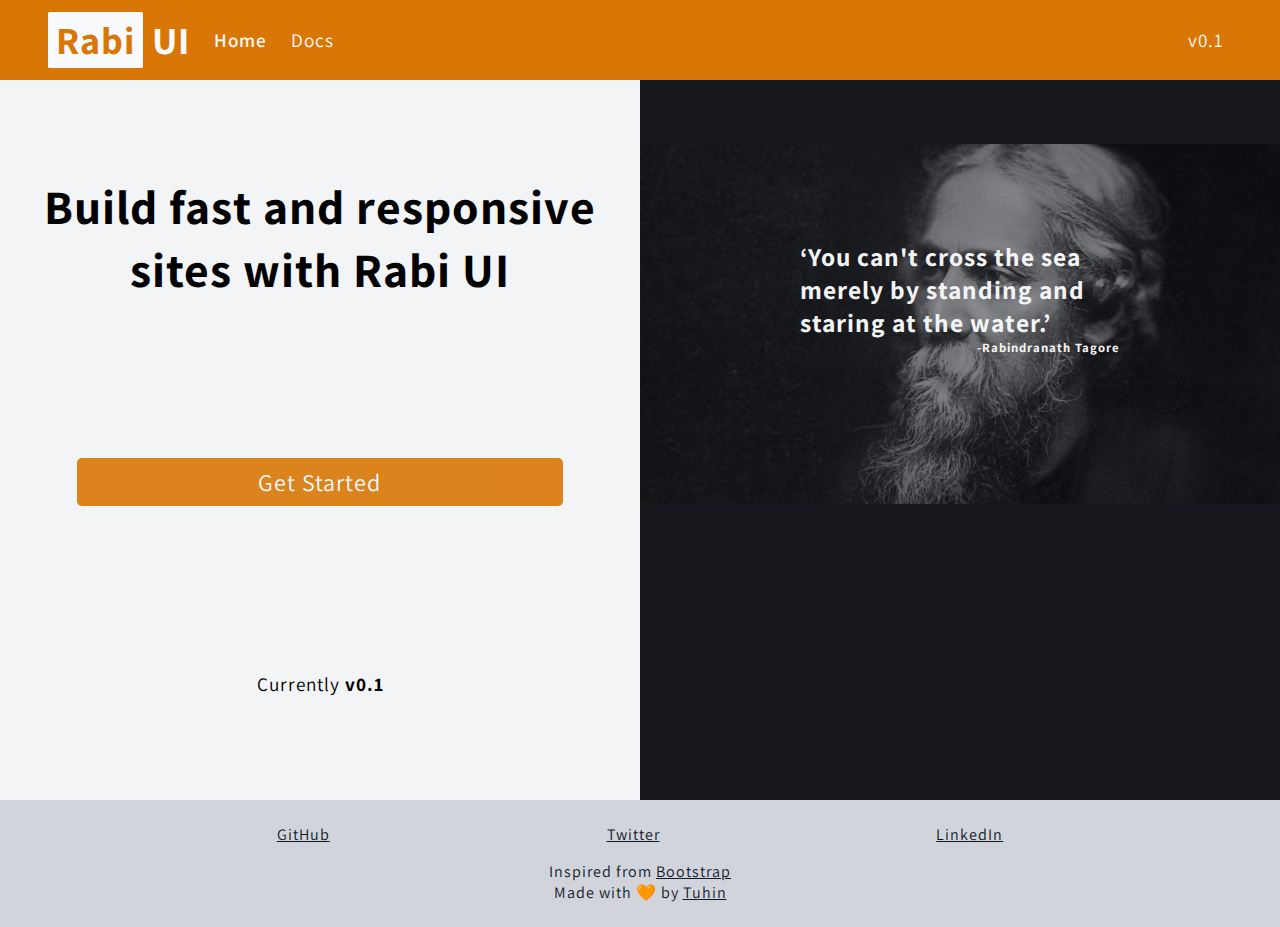
<file: index.html>
<!DOCTYPE html>
<html lang="en">

  <head>
    <meta charset="UTF-8">
    <meta http-equiv="X-UA-Compatible" content="IE=edge">
    <meta name="viewport" content="width=device-width, initial-scale=1.0">
    <link rel="stylesheet" href="https://cdn.jsdelivr.net/npm/bootstrap-icons@1.4.0/font/bootstrap-icons.css">
    <link rel="stylesheet" href="/css/docs.css">
    <link rel="stylesheet" href="/css/rabiui.components.css">
    <link rel="stylesheet" href="/css/index.css">
    <title>Rabi UI</title>
    <link rel="shortcut icon" href="/images/favicon.ico" type="image/x-icon">
  </head>

  <body>
    <div class="grid-row-main">
      <nav class="navbar fix-top">
        <div class="nav-left">
          <div class="nav-brand">
            <h1>
              <a class="brand-logo" href="/index.html"><span class="nav-highlight">Rabi</span> UI</a>
            </h1>
          </div>
          <div class="version-mobile">
            <p>v0.1</p>
          </div>
          <div id="nav-pills-mobile">
            <ul class="nav-links-mobile">
              <li class="link active-mobile">
                <a href="/index.html">Home</a>
              </li>
              <li class="link">
                <a href="/docs/docs.html">Docs</a>
              </li>
            </ul>
          </div>
          <div id="nav-pills-desktop">
            <ul class="nav-links-desktop">
              <li class="link active-desktop">
                <a href="/index.html">Home</a>
              </li>
              <li class="link">
                <a href="/docs/docs.html">Docs</a>
              </li>
            </ul>
          </div>
        </div>
        <div class="nav-right">
          <button id="nav-toggle"><i class="bi bi-list"></i></button>
          <div class="version-desktop">
            <p>v0.1</p>
          </div>
        </div>
      </nav>

      <header class="hero-header">
        <div class="hero">
          <img class="image" src="/images/rabindranath-tagore.jpg" alt="hero">
        </div>
        <div class="overlay-text">
          <h1>‘You can't cross the sea merely by standing and staring at the water.’</h1>
          <p>-Rabindranath Tagore</p>
        </div>
      </header>

      <div class="header-text">
        <h2>Build fast and responsive sites with Rabi UI</h2>
        <div class="btn links btn-desktop">
          <a href="/docs/docs.html">Get Started</a>
        </div>
        <p class="version-desktop">Currently <strong>v0.1</strong></p>
      </div>
      <div class="get-started">
        <div class="btn links">
          <a href="/docs/docs.html">Get Started</a>
        </div>
        <p>Currently <strong>v0.1</strong></p>
      </div>

      <div class="footer">
        <ul class="footer-pills">
          <li class="link">
            <a href="https://github.com/tuhindas30/rabiui-component-library" target="_blank">GitHub</a>
          </li>
          <li class="link">
            <a href="https://twitter.com/tuhindas30" target="_blank">Twitter</a>
          </li>
          <li class="link">
            <a href="https://linkedin.com/in/tuhindas30" target="_blank">LinkedIn</a>
          </li>
        </ul>
        <div class="footer-text">
          <p>
            Inspired from <a href="https://getbootstrap.com" target="_blank">Bootstrap</a>
          </p>
          <p>Made with 🧡 by <a href="https://tuhindas.me" target="_blank">Tuhin</a> </p>
        </div>
      </div>
    </div>
    <script src="/js/rabiui.js"></script>
  </body>

</html>
</file>
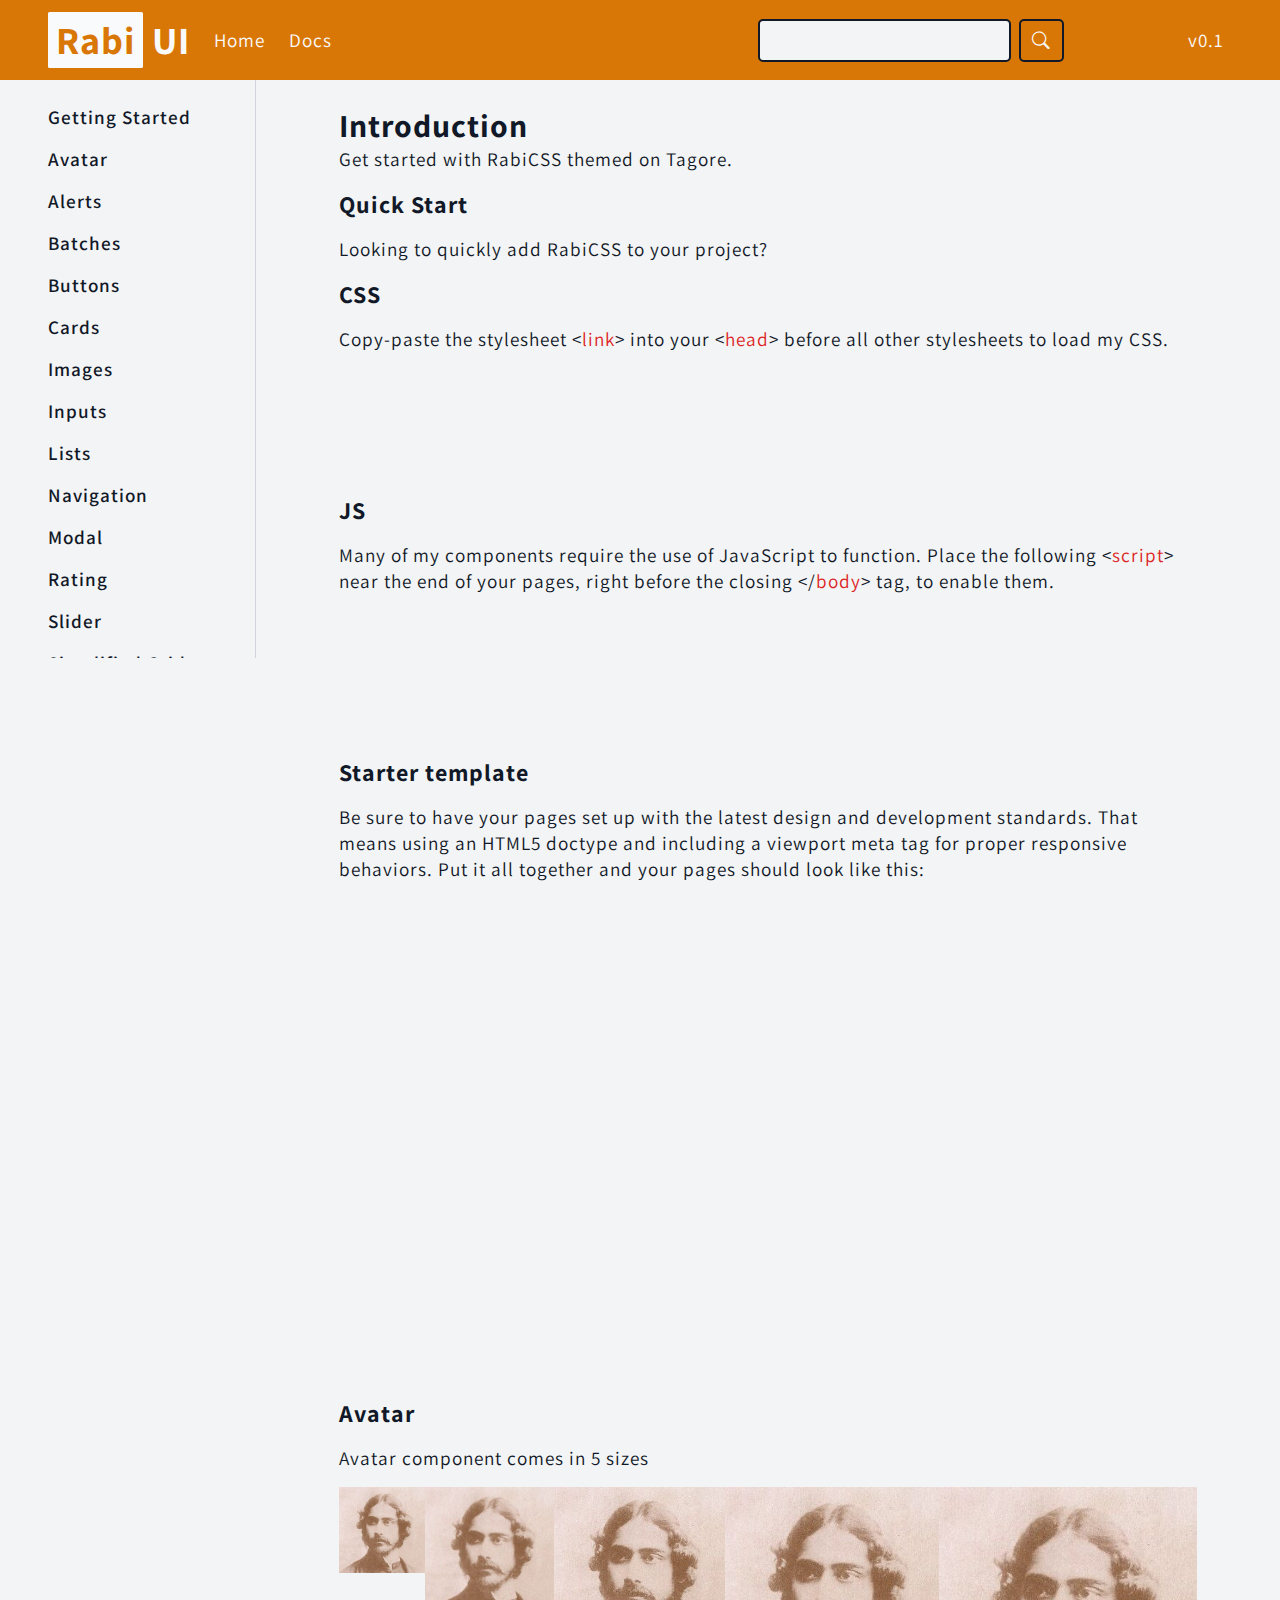
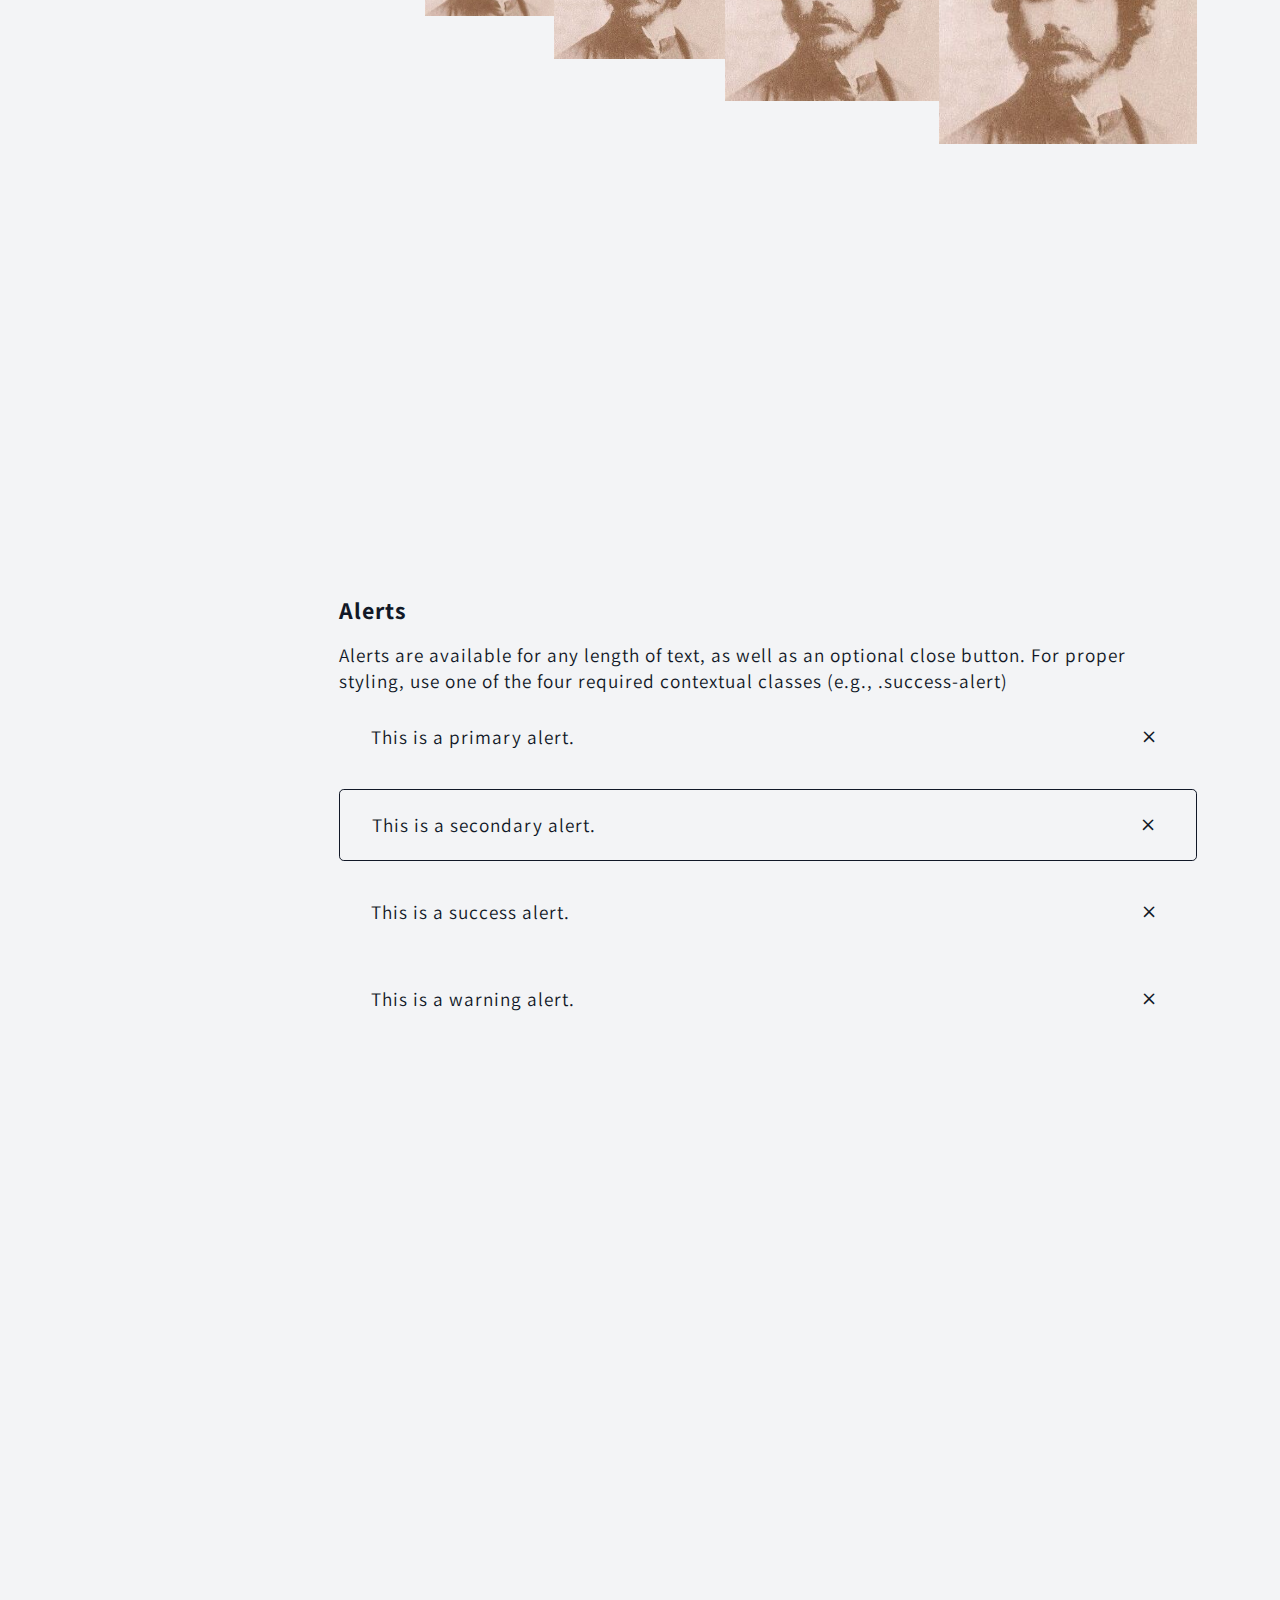
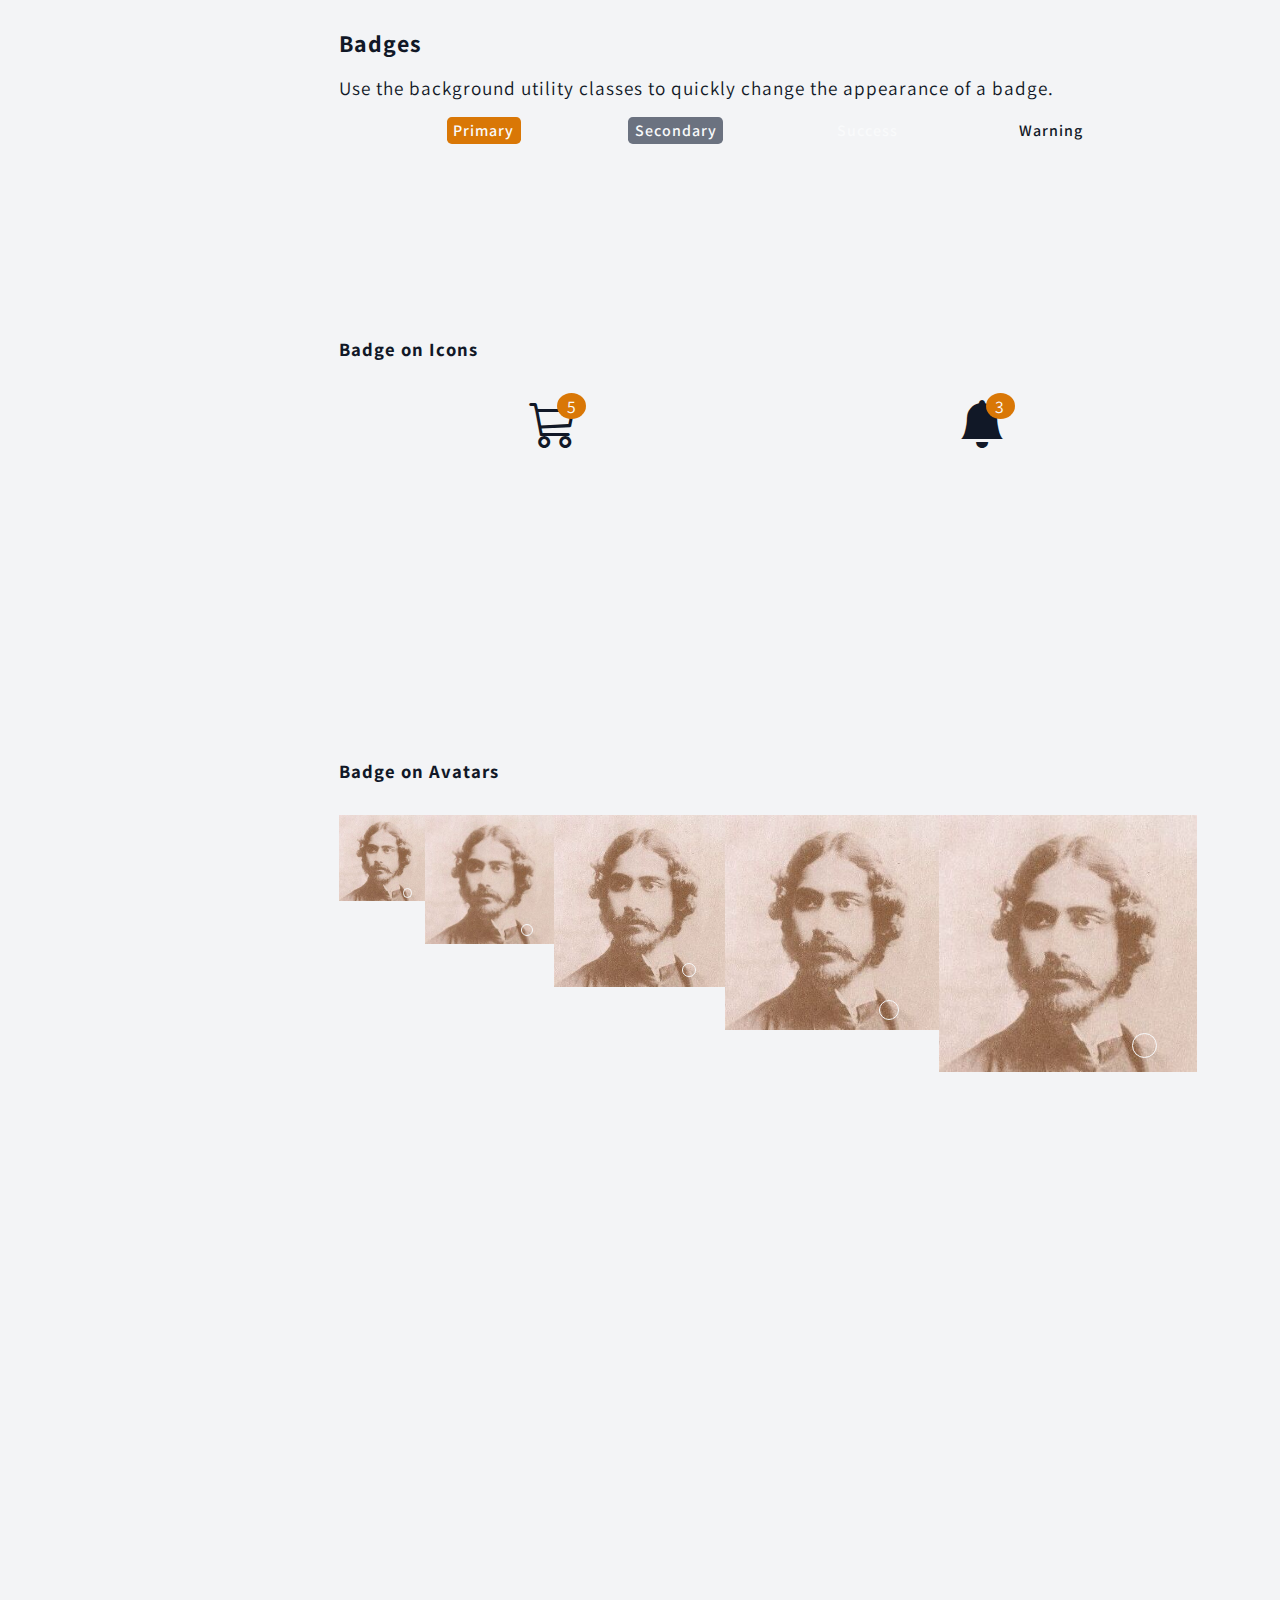
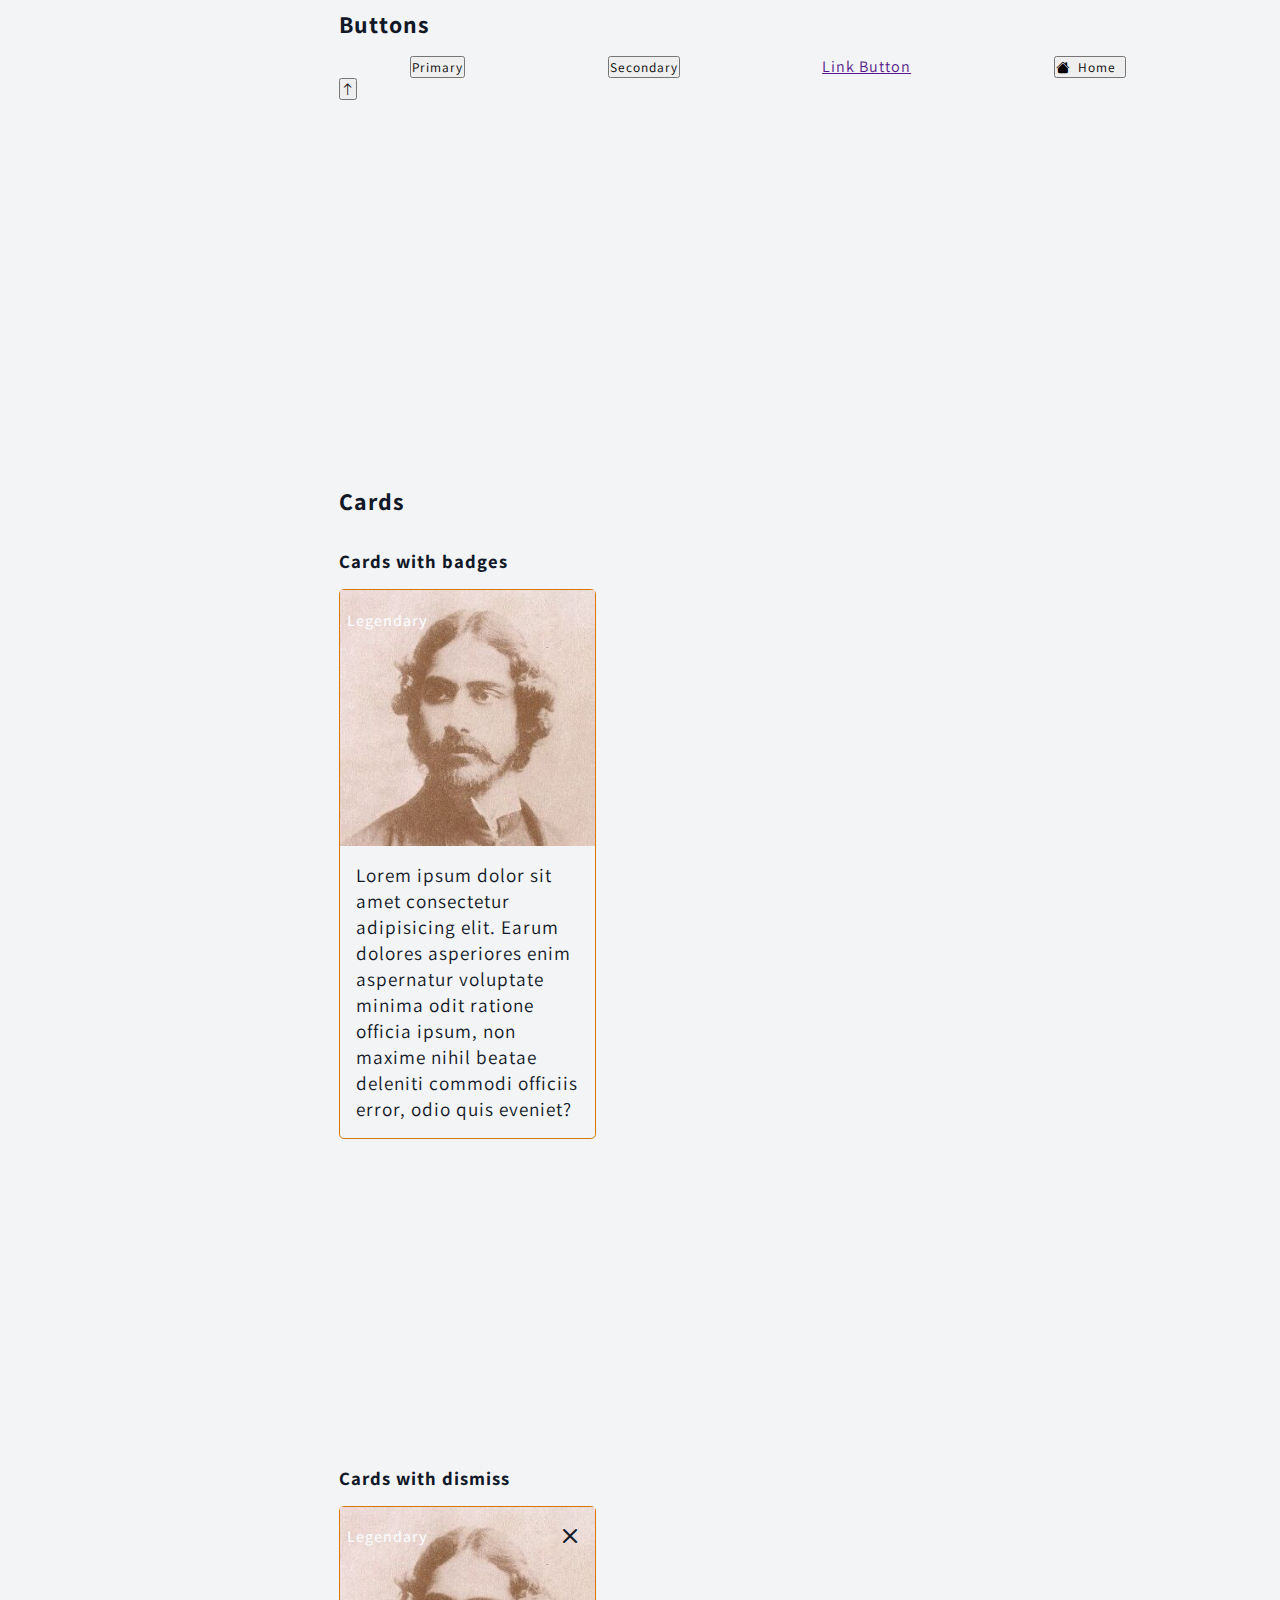
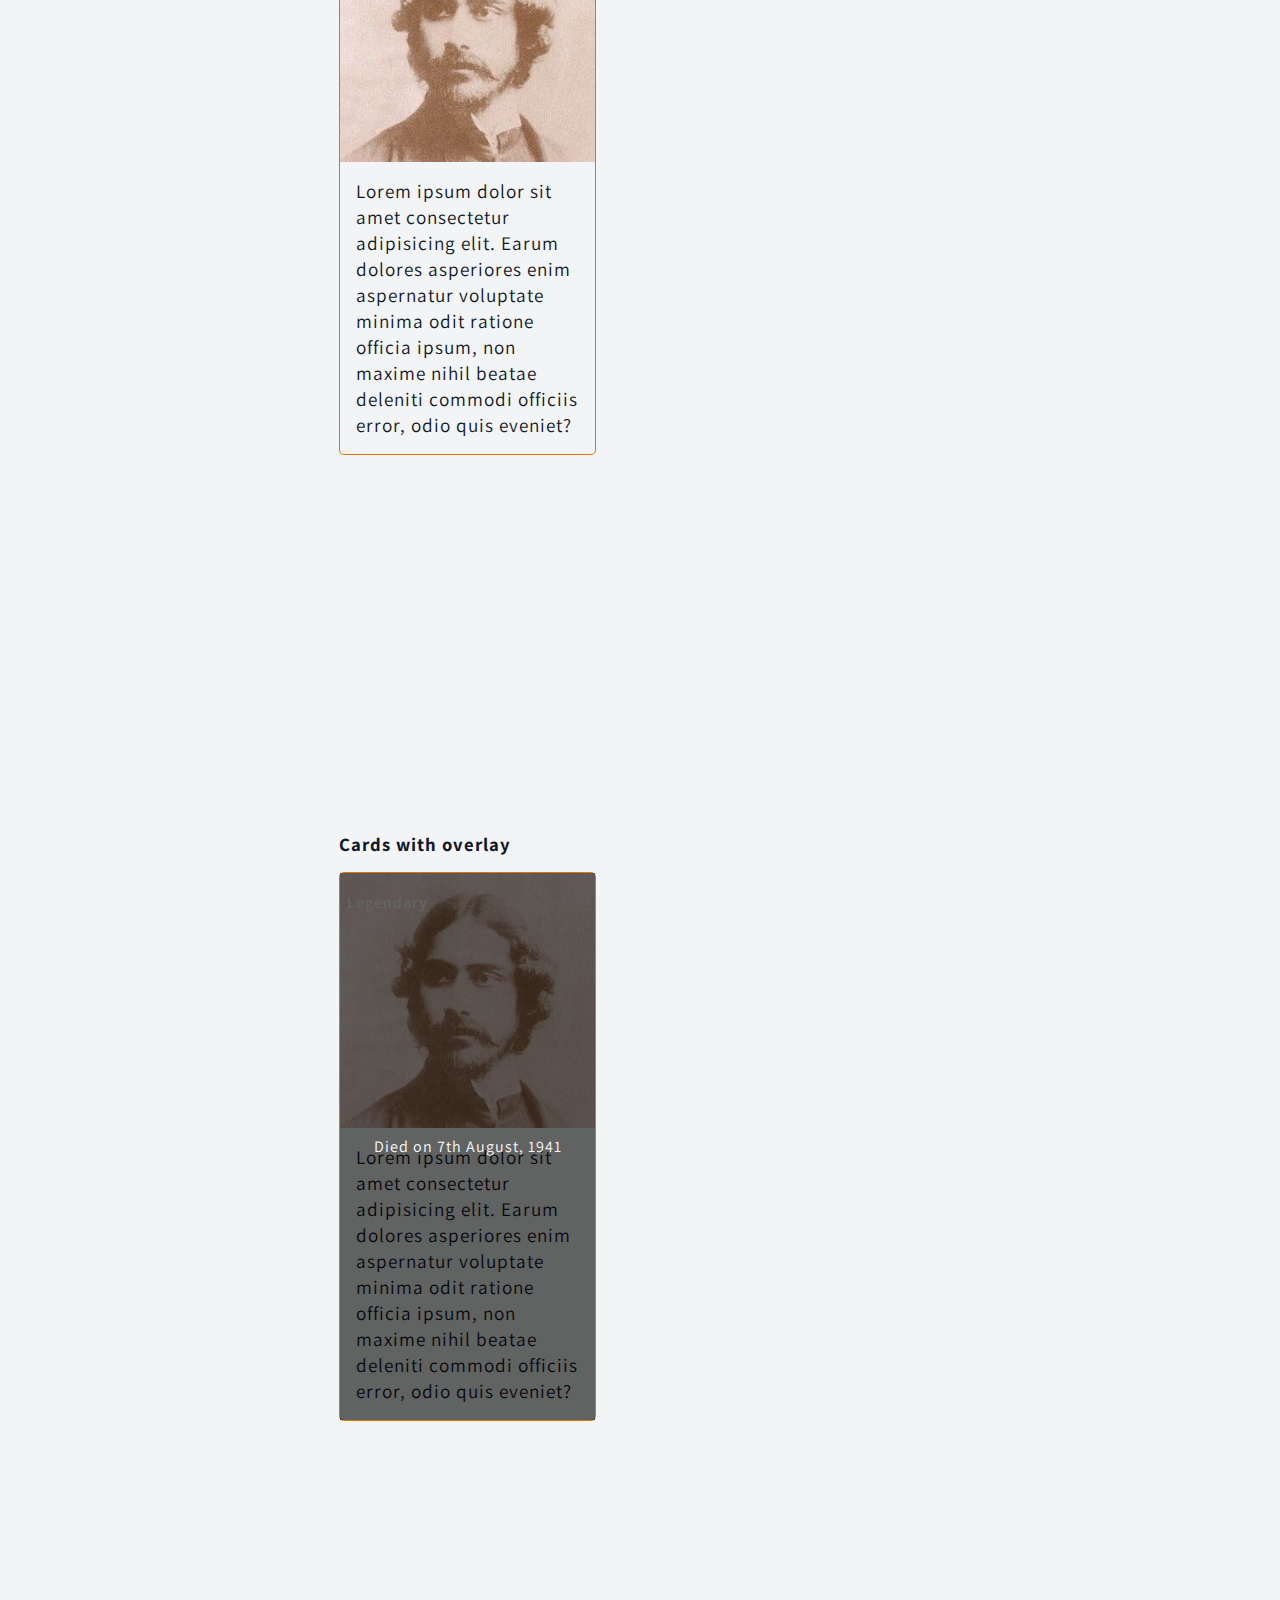
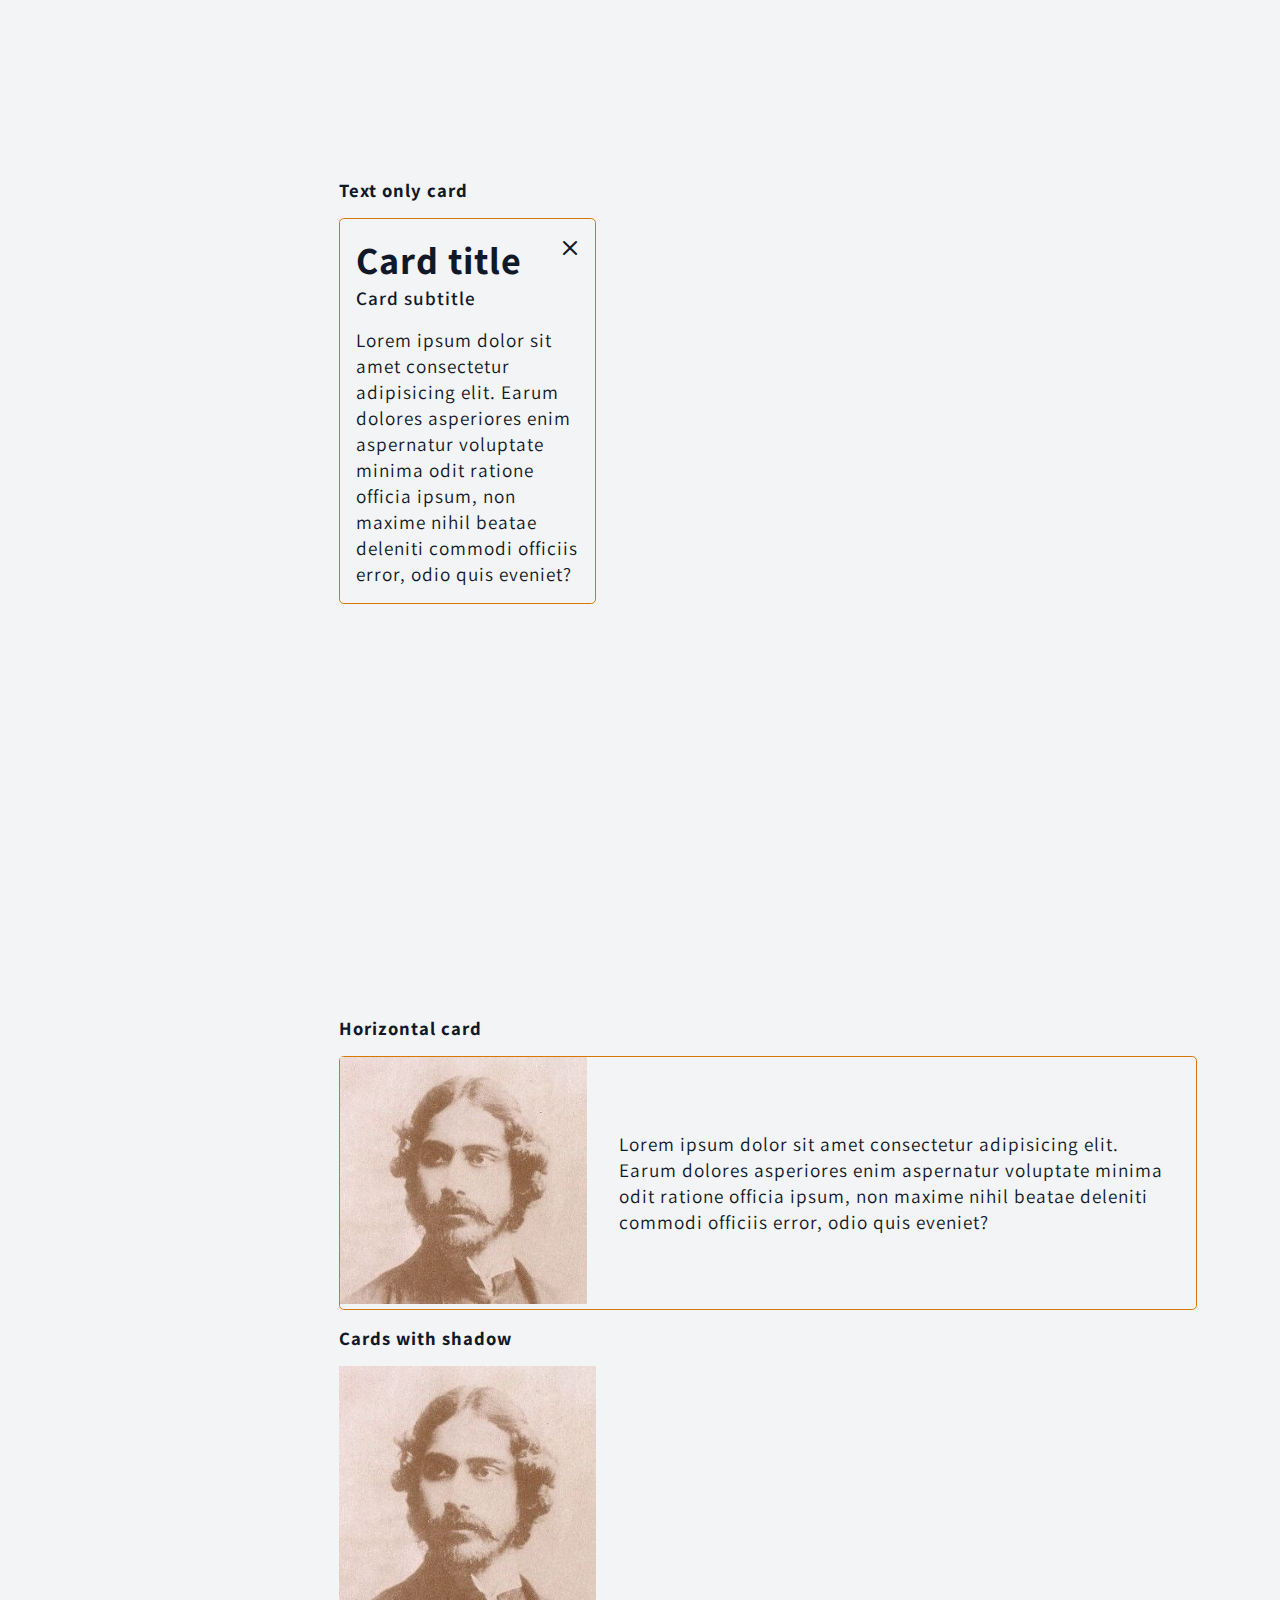
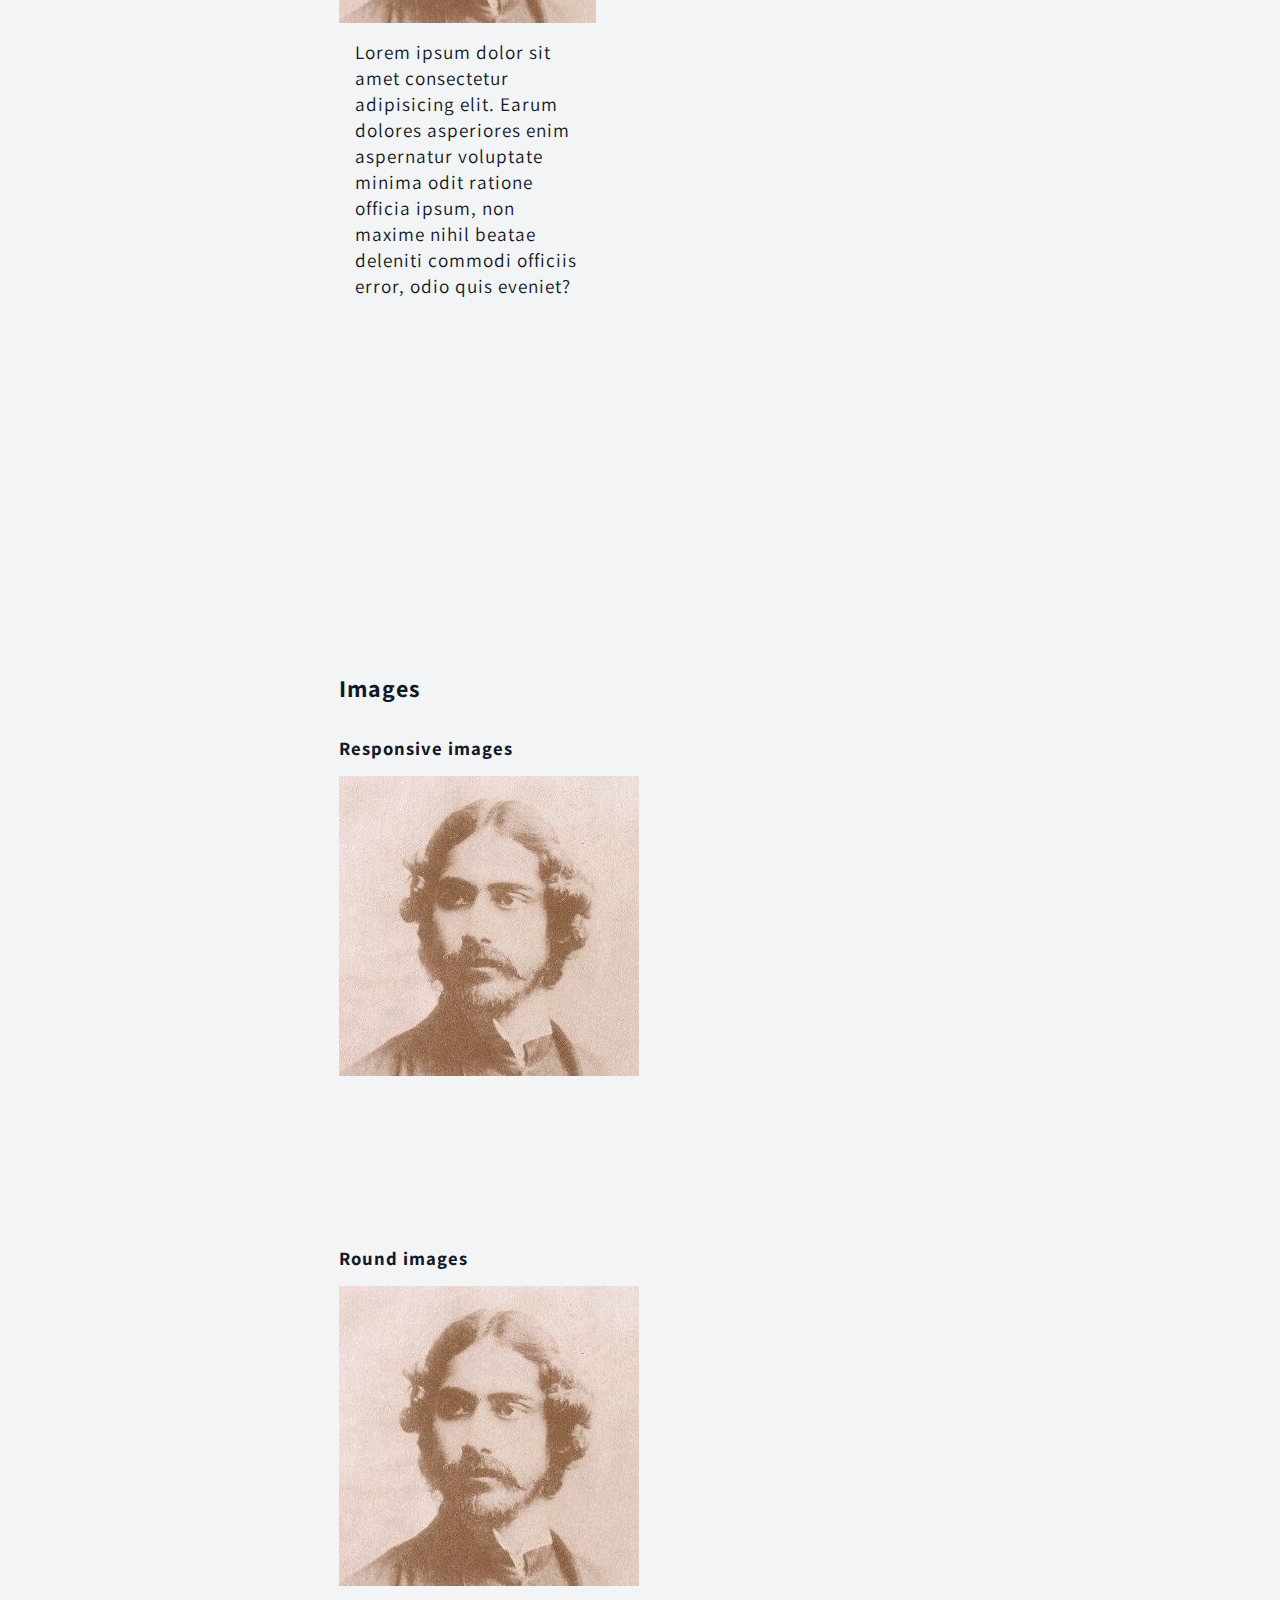
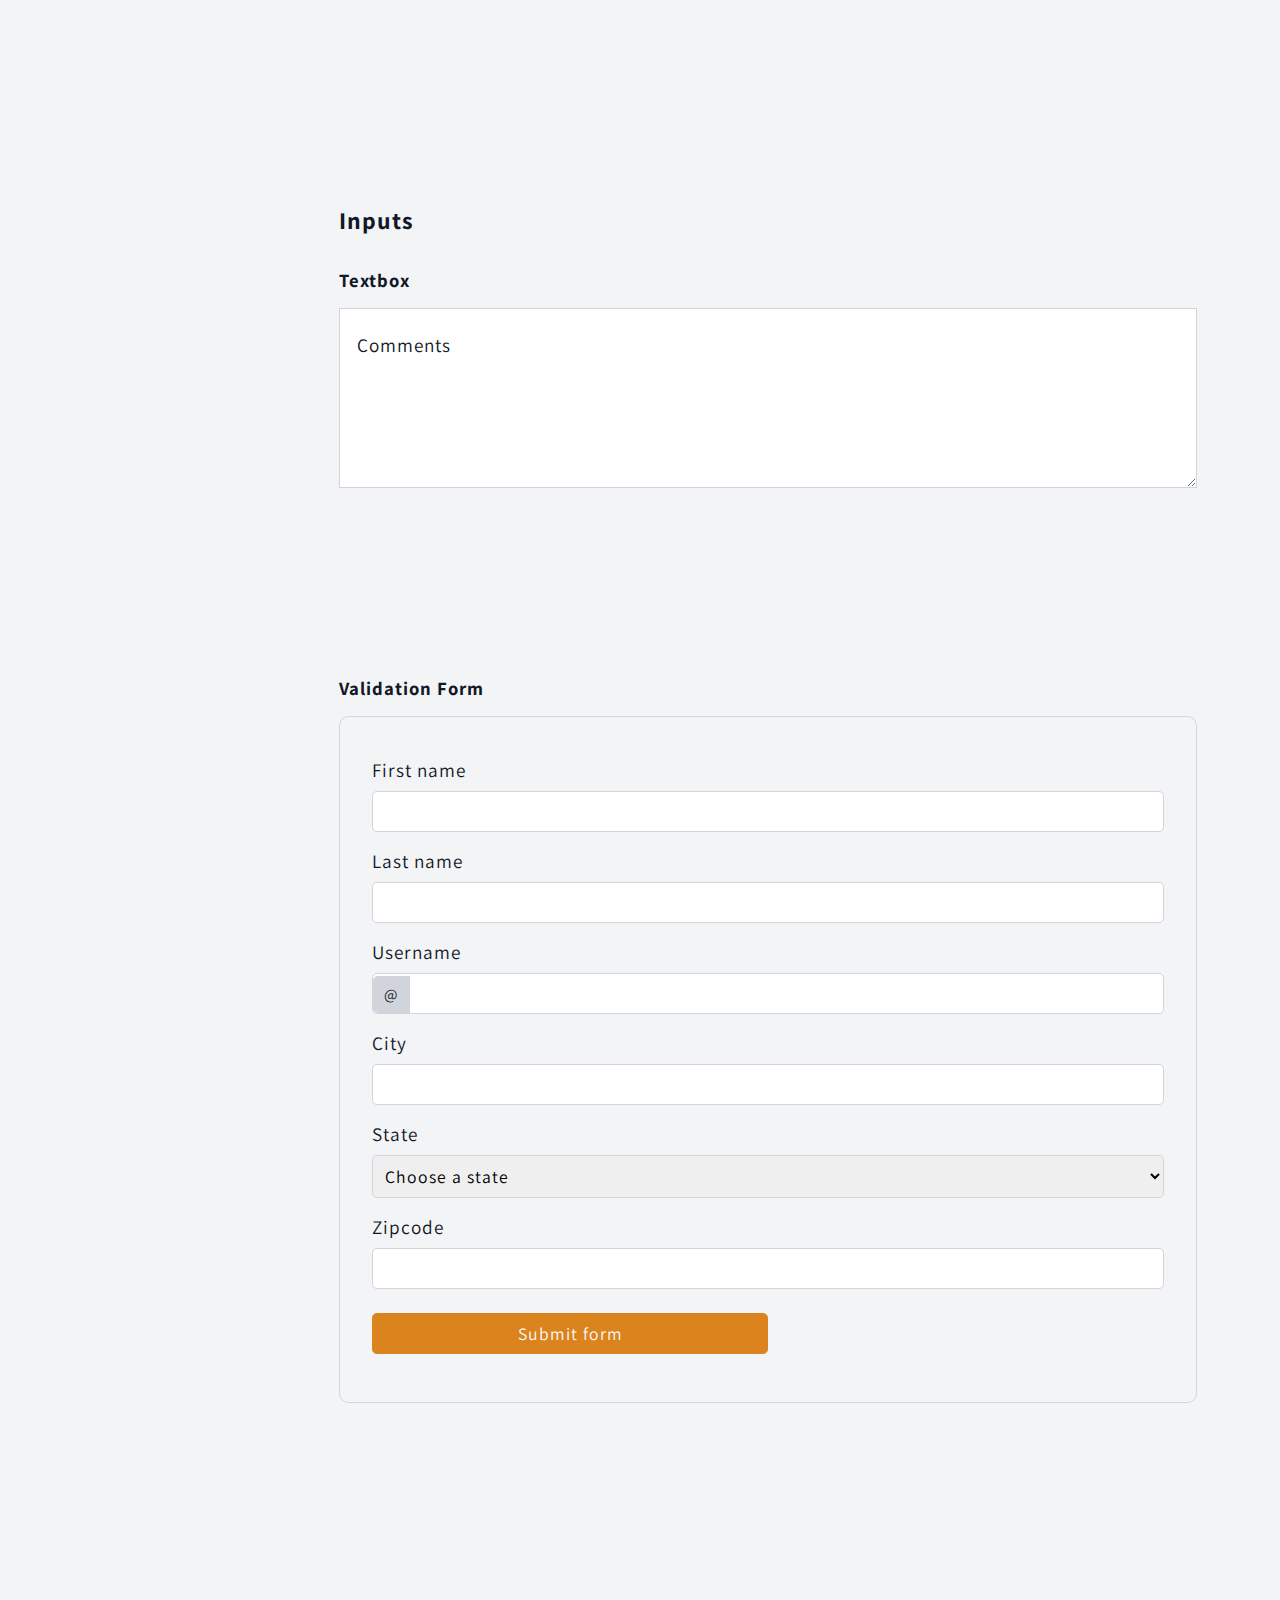
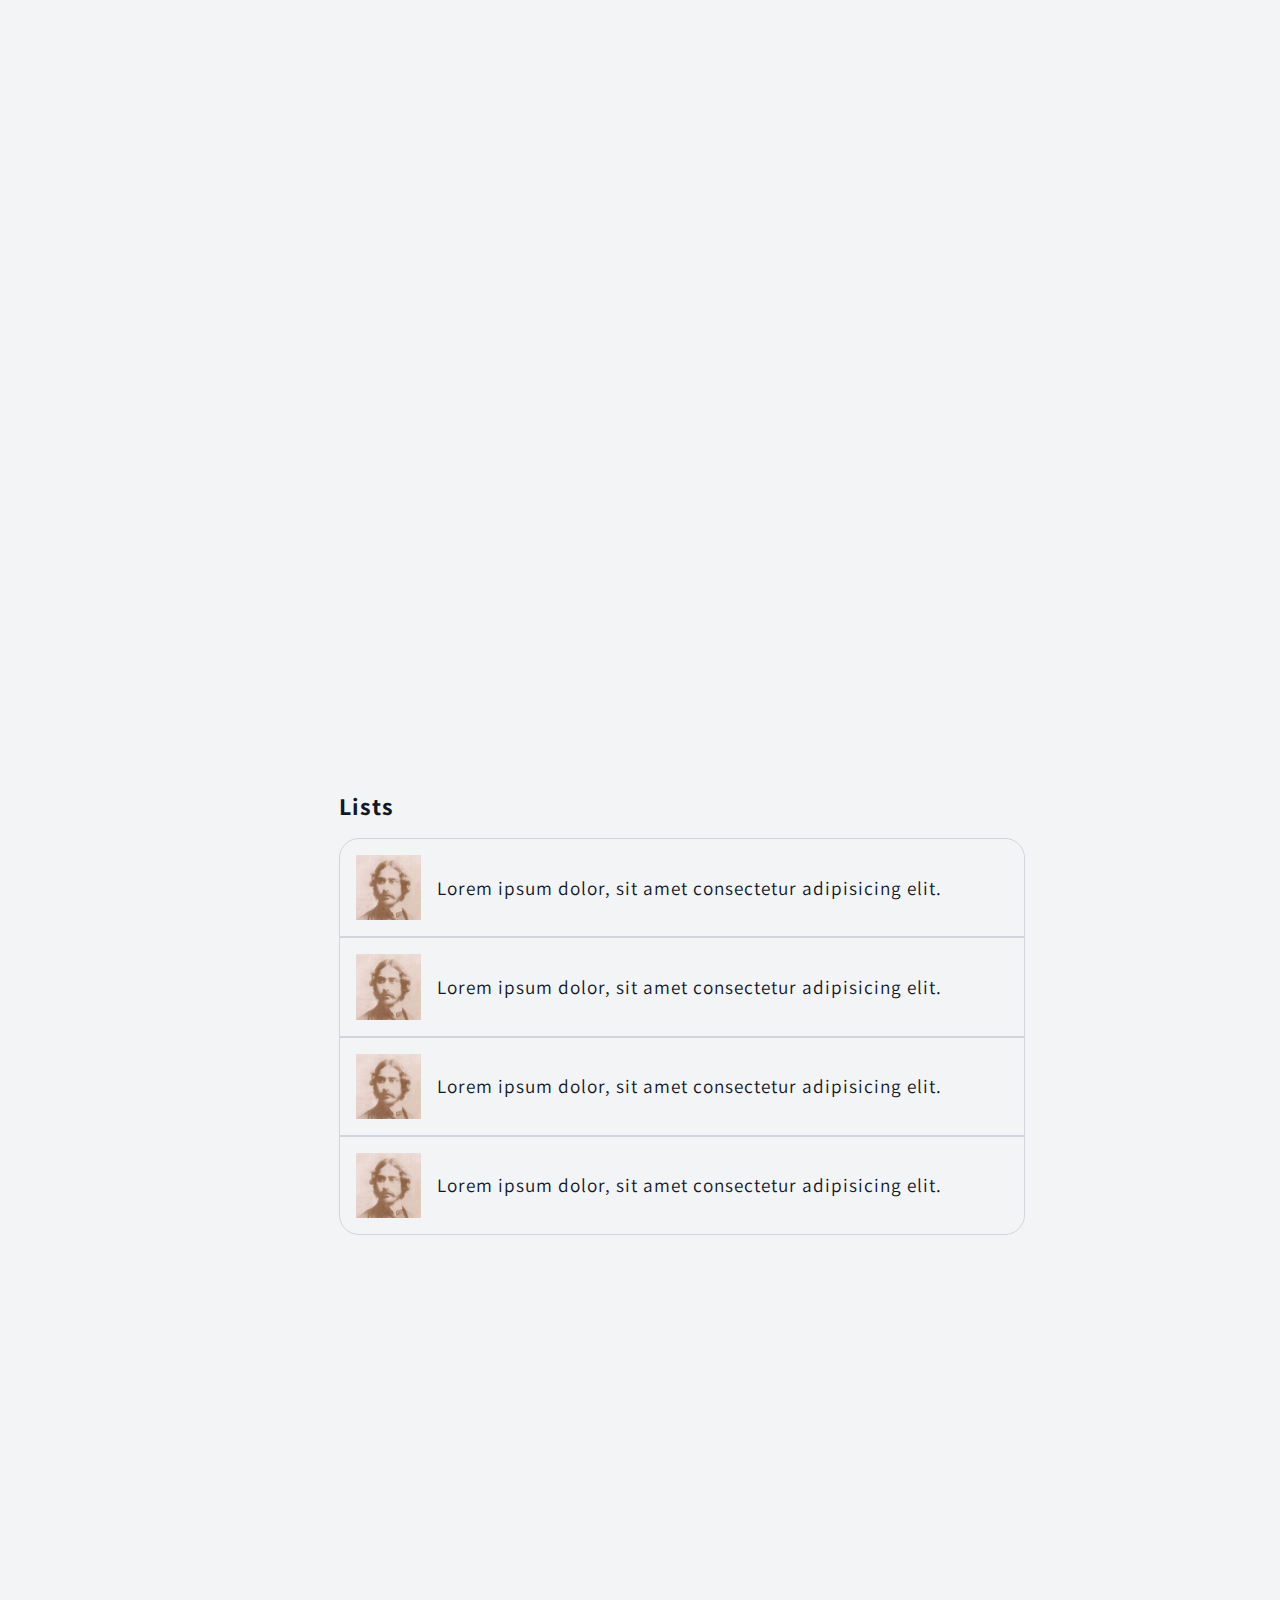
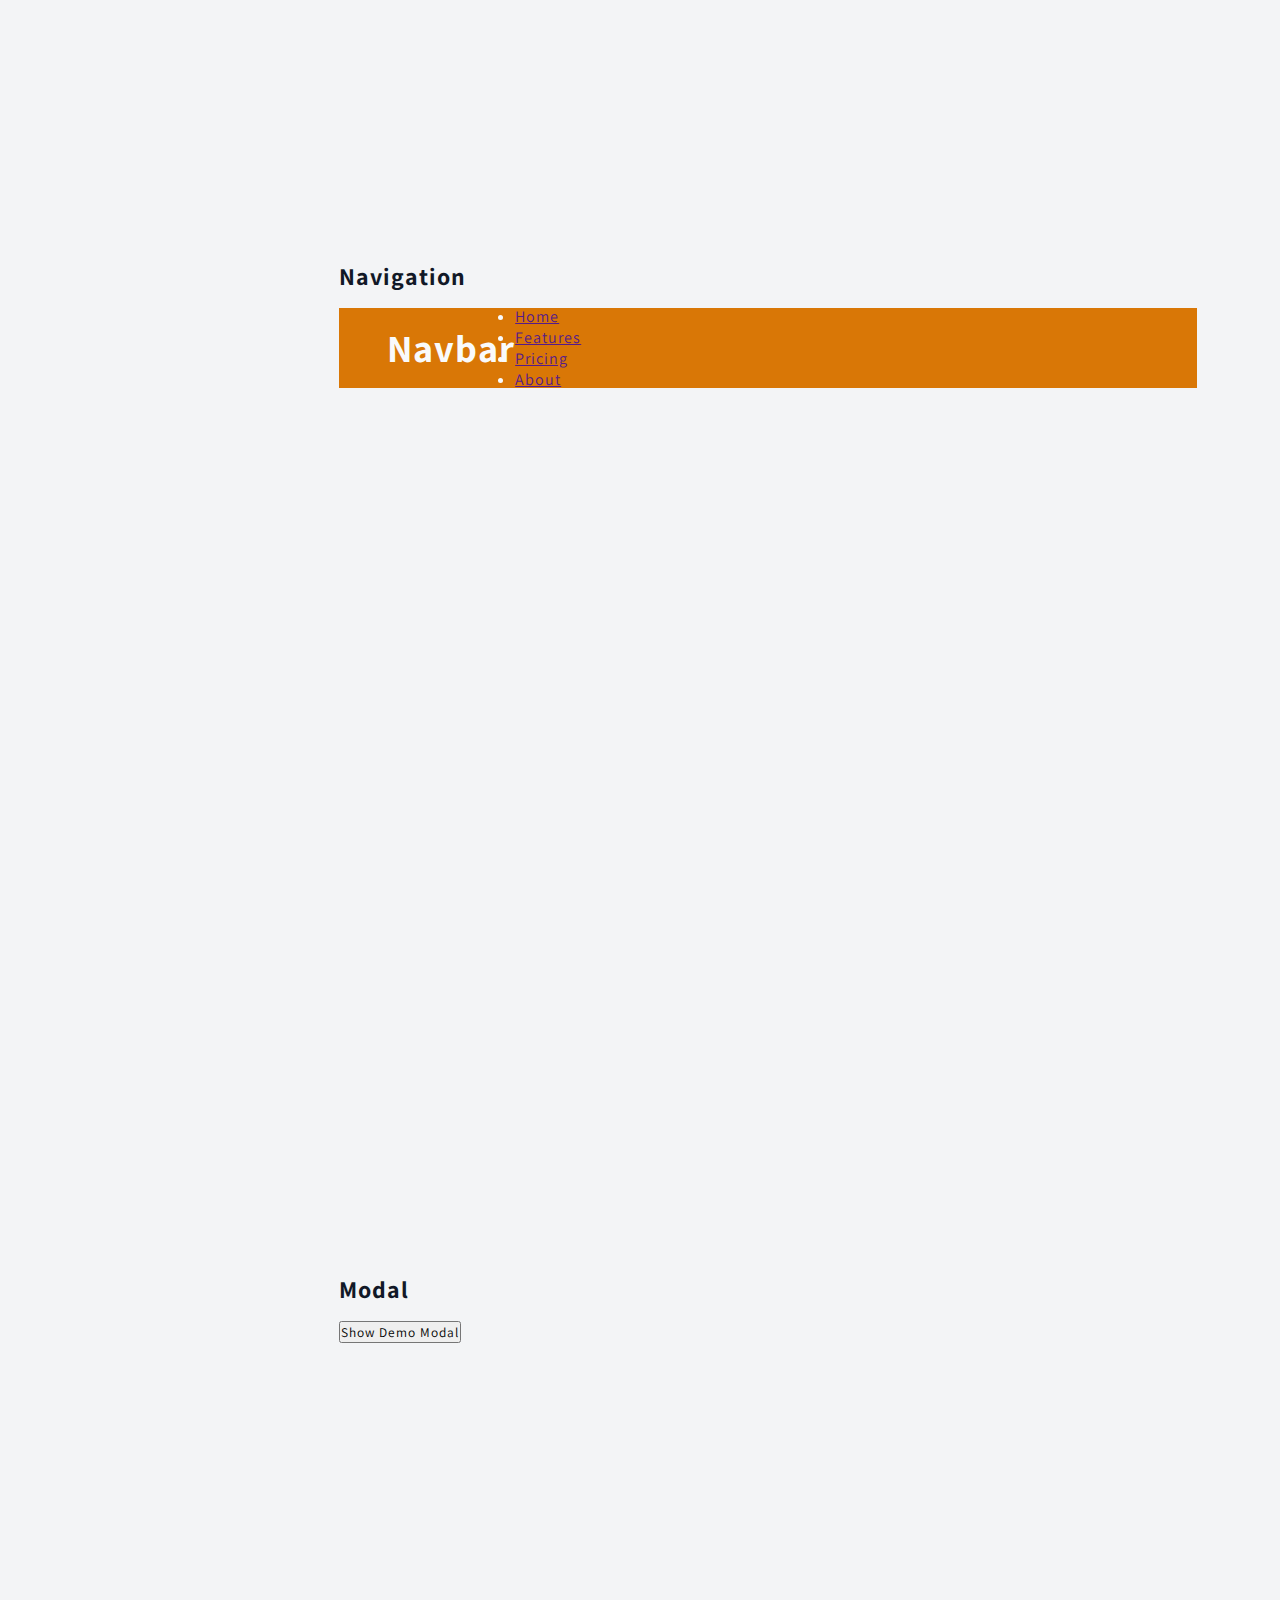
<file: docs/docsite.html>
<!DOCTYPE html>
<html lang="en">

<head>
  <meta charset="UTF-8" />
  <meta http-equiv="X-UA-Compatible" content="IE=edge" />
  <meta name="viewport" content="width=device-width, initial-scale=1.0" />
  <link rel="stylesheet" href="https://cdn.jsdelivr.net/npm/bootstrap-icons@1.4.0/font/bootstrap-icons.css">
  <link rel="stylesheet" href="/css/docsite.css" />
  <link rel="stylesheet" href="/css/components.css">
  <title>Rabi UI</title>
</head>

<body>
  <div class="grid-row">
    <nav class="navbar fix-top">
      <div class="nav-left">
        <div class="nav-brand">
          <h1>
            <a class="brand-logo" href=""><span class="nav-highlight">Rabi</span> UI</a>
          </h1>
          </a>
        </div>
        <div class="version-mobile">
          <p>v0.1</p>
        </div>
        <div id="nav-pills-mobile">
          <ul class="nav-links-mobile">
            <li class="link">
              <a href="">Home</a>
            </li>
            <li class="link">
              <a href="">Docs</a>
            </li>
            <li class="link">
              <a href="#getting-started">Getting Started</a>
            </li>
            <li class="link">
              <a href="#avatars">Avatar</a>
            </li>
            <li class="link">
              <a href="#alerts">Alerts</a>
            </li>
            <li class="link">
              <a href="#batches">Batches</a>
            </li>
            <li class="link">
              <a href="#buttons">Buttons</a>
            </li>
            <li class="link">
              <a href="#cards">Cards</a>
            </li>
            <li class="link">
              <a href="#images">Images</a>
            </li>
            <li class="link">
              <a href="#inputs">Inputs</a>
            </li>
            <li class="link">
              <a href="#lists">Lists</a>
            </li>
            <li class="link">
              <a href="#navigation">Navigation</a>
            </li>
            <li class="link">
              <a href="#modal">Modal</a>
            </li>
            <li class="link">
              <a href="#rating">Rating</a>
            </li>
            <li class="link">
              <a href="#slider">Slider</a>
            </li>
            <li class="link">
              <a href="#simplified-grid">Simplified Grid</a>
            </li>
            <li class="link">
              <a href="#text-utilities">Text utilities</a>
            </li>
          </ul>
        </div>
        <div id="nav-pills-desktop">
          <ul class="nav-links-desktop">
            <li class="link">
              <a href="">Home</a>
            </li>
            <li class="link">
              <a href="">Docs</a>
            </li>
          </ul>
        </div>
      </div>


      <div class="nav-right">
        <button id="nav-toggle"><i class="bi bi-list"></i></button>

        <div class="search-desktop">
          <form id="search-form" action="">
            <input class="search-box" type="text">
            <button class="search-button"><i class="bi bi-search"></i></button>
          </form>
        </div>

        <div class="version-desktop">
          <p>v0.1</p>
        </div>
    </nav>


    <div class="search-mobile">
      <form id="search-form" action="">
        <input class="search-box" type="text" placeholder="Search docs ...">
        <button class="search-button"><i class="bi bi-search"></i></button>
      </form>
    </div>


    <aside class="sidebar">
      <nav class="nav-side">
        <ul class="sidenav-pills">
          <li class="link">
            <a href="#getting-started">Getting Started</a>
          </li>
          <li class="link">
            <a href="#avatars">Avatar</a>
          </li>
          <li class="link">
            <a href="#alerts">Alerts</a>
          </li>
          <li class="link">
            <a href="#batches">Batches</a>
          </li>
          <li class="link">
            <a href="#buttons">Buttons</a>
          </li>
          <li class="link">
            <a href="#cards">Cards</a>
          </li>
          <li class="link">
            <a href="#images">Images</a>
          </li>
          <li class="link">
            <a href="#inputs">Inputs</a>
          </li>
          <li class="link">
            <a href="#lists">Lists</a>
          </li>
          <li class="link">
            <a href="#navigation">Navigation</a>
          </li>
          <li class="link">
            <a href="#modal">Modal</a>
          </li>
          <li class="link">
            <a href="#rating">Rating</a>
          </li>
          <li class="link">
            <a href="#slider">Slider</a>
          </li>
          <li class="link">
            <a href="#simplified-grid">Simplified Grid</a>
          </li>
          <li class="link">
            <a href="#text-utilities">Text utilities</a>
          </li>
        </ul>
      </nav>
    </aside>


    <div class="documentation">
      <section id="getting-started" class="section">
        <div class="getting-started">
          <h1 class="section-heading">Introduction</h1>
          <p class="section-para">
            Get started with RabiCSS themed on Tagore.
          </p>
        </div>
        <div class="quick-start">
          <h2>Quick Start</h2>
          <p>Looking to quickly add RabiCSS to your project?</p>

          <h2>CSS</h2>
          <p>Copy-paste the stylesheet &lt;<span style="color: var(--rb-red);">link</span>&gt; into your &lt;<span
              style="color: var(--rb-red);">head</span>&gt; before all other stylesheets to load my CSS.
          </p>
          <div class="css-bash">
            <iframe src="https://carbon.now.sh/embed/aMgWIJUvP7fbZkrhjiZ8" sandbox="allow-scripts allow-same-origin">
            </iframe>
          </div>

          <h2>JS</h2>
          <p>Many of my components require the use of JavaScript to function. Place the following &lt;<span
              style="color: var(--rb-red);">script</span>&gt;
            near the end of your pages, right before the closing &lt;/<span
              style="color: var(--rb-red);">body</span>&gt;
            tag, to enable them.
          </p>
          <div class="js-bash">
            <iframe src="https://carbon.now.sh/embed/Ma6sRx2XRsdXdBsnhHza" sandbox="allow-scripts allow-same-origin">
            </iframe>
          </div>

          <h2>Starter template</h2>
          <p>Be sure to have your pages set up with the latest design and development standards. That means using an
            HTML5
            doctype and including a viewport meta tag for proper responsive behaviors. Put it all together and your
            pages
            should look like this:</p>
          <div class="starter-template-bash">
            <iframe src="https://carbon.now.sh/embed/HmAn5NoU2fri75zyLBW3" sandbox="allow-scripts allow-same-origin">
            </iframe>
          </div>
      </section>

      <section id="avatars" class="section">
        <h2>Avatar</h2>
        <p>Avatar component comes in 5 sizes</p>
        <div class="avatar-container">
          <div class="xsm">
            <img class="image image-round" src="/images/tagore.jpg" alt="avatar image" />
          </div>
          <div class="sm">
            <img class="image image-round" src="/images/tagore.jpg" alt="avatar image" />
          </div>
          <div class="md">
            <img class="image image-round" src="/images/tagore.jpg" alt="avatar image" />
          </div>
          <div class="lg">
            <img class="image image-round" src="/images/tagore.jpg" alt="avatar image" />
          </div>
          <div class="xlg">
            <img class="image image-round" src="/images/tagore.jpg" alt="avatar image" />
          </div>
        </div>
        <div class="avatar-bash">
          <iframe src="https://carbon.now.sh/embed/I8ibeohe7rjsBjrNC0Cv" sandbox="allow-scripts allow-same-origin">
          </iframe>
        </div>
      </section>

      <section id="alerts" class="section">
        <h2>Alerts</h2>
        <p>Alerts are available for any length of text, as well as an optional close button. For proper styling, use one
          of the four required contextual classes (e.g., .success-alert)</p>
        <div class="alert-container">
          <div id="alert" class="alert primary">
            <p>This is a primary alert.</p>
            <div id="close" class="button-close">
              <i class="bi bi-x"></i>
            </div>
          </div>
          <div id="alert" class="alert secondary">
            <p>This is a secondary alert.</p>
            <div id="close" class="button-close">
              <i class="bi bi-x"></i>
            </div>
          </div>
          <div id="alert" class="alert success">
            <p>This is a success alert.</p>
            <div id="close" class="button-close">
              <i class="bi bi-x"></i>
            </div>
          </div>
          <div id="alert" class="alert warning">
            <p>This is a warning alert.</p>
            <div id="close" class="button-close">
              <i class="bi bi-x"></i>
            </div>
          </div>
        </div>

        <div class="alert-bash">
          <iframe src="https://carbon.now.sh/embed/HaOlydtokQWedQ7BEymB" sandbox="allow-scripts allow-same-origin">
          </iframe>
        </div>
      </section>

      <section id="badges" class="section">
        <h2>Badges</h2>
        <p>Use the background utility classes to quickly change the appearance of a badge.</p>
        <div class="badge-container">
          <span class="badge primary">Primary</span>
          <span class="badge secondary">Secondary</span>
          <span class="badge success">Success</span>
          <span class="badge warning">Warning</span>
        </div>
        <div class="badge-bash">
          <iframe src="https://carbon.now.sh/embed/iXN1yUwqjhFs1aOid1GW" sandbox="allow-scripts allow-same-origin">
          </iframe>
        </div>
        <h3>Badge on Icons</h3>
        <div class="badge-icon-container">
          <div class="badge-icon">
            <i class="bi bi-cart3"></i>
            <span class="badge-i">5</span>
          </div>
          <div class="badge-icon">
            <i class="bi bi-bell-fill"></i>
            <span class="badge-i">3</span>
          </div>
        </div>
        <div class="badge-icon-bash">
          <iframe src="https://carbon.now.sh/embed/ibfEyLwdT1aYuWVtPiej" sandbox="allow-scripts allow-same-origin">
          </iframe>
        </div>
        <h3>Badge on Avatars</h3>
        <div class="badge-avatar-container">
          <div class="avatar-container">
            <div class="xsm">
              <img class="image image-round" src="/images/tagore.jpg" alt="avatar image" />
              <span class="indicator ind-xs"></span>
            </div>
            <div class="sm">
              <img class="image image-round" src="/images/tagore.jpg" alt="avatar image" />
              <span class="indicator ind-s"></span>
            </div>
            <div class="md">
              <img class="image image-round" src="/images/tagore.jpg" alt="avatar image" />
              <span class="indicator ind-m"></span>
            </div>
            <div class="lg">
              <img class="image image-round" src="/images/tagore.jpg" alt="avatar image" />
              <span class="indicator ind-l"></span>
            </div>
            <div class="xlg">
              <img class="image image-round" src="/images/tagore.jpg" alt="avatar image" />
              <span class="indicator ind-xl"></span>
            </div>
          </div>
        </div>
        <div class="badge-avatar-bash">
          <iframe src="https://carbon.now.sh/embed/r3z1rVqcdPx2HXOYH9f8" sandbox="allow-scripts allow-same-origin">
          </iframe>
        </div>
      </section>

      <section id="buttons" class="section">
        <h2>Buttons</h2>
        <div class="btn-container">
          <button class="primary-btn">Primary</button>
          <button class="secondary-btn">Secondary</button>
          <div class="link-btn">
            <a href="">Link Button</a>
          </div>
          <button class="icon-btn"><i class="bi bi-house-fill"></i><span style="padding: 0 .5rem">Home</span>
        </div>
        <button id="float-btn" class="float-btn"><i class="bi bi-arrow-up"></i></button>
        <div class="button-bash">
          <iframe src="https://carbon.now.sh/embed/XD4IOS4himyrCBlp3wkX" sandbox="allow-scripts allow-same-origin">
          </iframe>
        </div>
      </section>

      <section id="cards" class="section">
        <h2>Cards</h2>
        <h3>Cards with badges</h3>
        <div class="card">
          <img src="/images/tagore.jpg" alt="image" />
          <div class="card-content">
            <p>
              Lorem ipsum dolor sit amet consectetur adipisicing elit. Earum
              dolores asperiores enim aspernatur voluptate minima odit ratione
              officia ipsum, non maxime nihil beatae deleniti commodi officiis
              error, odio quis eveniet?
            </p>
          </div>
          <span class="badge primary-badge card-badge">Legendary</span>
        </div>
        <div class="card-badge-bash">
          <iframe src="https://carbon.now.sh/embed/Ra9frtDQ54M6gZS9RH7w" sandbox="allow-scripts allow-same-origin">
          </iframe>
        </div>
        <h3>Cards with dismiss</h3>
        <div id="card" class="card">
          <img src="/images/tagore.jpg" alt="image" />
          <div class="card-content">
            <p>
              Lorem ipsum dolor sit amet consectetur adipisicing elit. Earum
              dolores asperiores enim aspernatur voluptate minima odit ratione
              officia ipsum, non maxime nihil beatae deleniti commodi officiis
              error, odio quis eveniet?
            </p>
          </div>
          <span class="badge primary-badge card-badge">Legendary</span>
          <div id="dismiss-btn" class="dismiss-btn">
            <i class="bi bi-x"></i>
          </div>
        </div>
        <div class="card-dismiss-bash">
          <iframe src="https://carbon.now.sh/embed/dgJVxByTOUJS2t5rc4zn" sandbox="allow-scripts allow-same-origin">
          </iframe>
        </div>
        <h3>Cards with overlay</h3>
        <div class="card">
          <img src="/images/tagore.jpg" alt="images" />
          <div class="overlay">
            <div>Died on 7th August, 1941</div>
          </div>
          <div class="card-content">
            <p>
              Lorem ipsum dolor sit amet consectetur adipisicing elit. Earum
              dolores asperiores enim aspernatur voluptate minima odit ratione
              officia ipsum, non maxime nihil beatae deleniti commodi officiis
              error, odio quis eveniet?
            </p>
          </div>
          <span class="badge primary-badge card-badge">Legendary</span>
        </div>
        <div class="card-overlay-bash">
          <iframe src="https://carbon.now.sh/embed/j6V5pVT12qKliPLjIxvT" sandbox="allow-scripts allow-same-origin">
          </iframe>
        </div>
        <h3>Text only card</h3>

        <div class="card">
          <header class="header">
            <h1>Card title</h1>
            <p>Card subtitle</p>
          </header>
          <div class="card-content">
            <p>
              Lorem ipsum dolor sit amet consectetur adipisicing elit. Earum
              dolores asperiores enim aspernatur voluptate minima odit ratione
              officia ipsum, non maxime nihil beatae deleniti commodi officiis
              error, odio quis eveniet?
            </p>
          </div>
          <div id="dismiss-btn" class="dismiss-btn">
            <i class="bi bi-x"></i>
          </div>
        </div>
        <div class="card-text-bash">
          <iframe src="https://carbon.now.sh/embed/ooOaDMHvuGEqmGCcbrYH" sandbox="allow-scripts allow-same-origin">
          </iframe>
        </div>
        <h3>Horizontal card</h3>
        <div class="card horizontal">
          <div class="card-img-container">
            <img src="/images/tagore.jpg" alt="" />
          </div>
          <div class="card-content">
            <p>
              Lorem ipsum dolor sit amet consectetur adipisicing elit. Earum
              dolores asperiores enim aspernatur voluptate minima odit ratione
              officia ipsum, non maxime nihil beatae deleniti commodi officiis
              error, odio quis eveniet?
            </p>
          </div>
        </div>
        <h3>Cards with shadow</h3>

        <div class="card shadow">
          <img class="card-image" src="/images/tagore.jpg" alt="" />
          <div class="card-content">
            <p>
              Lorem ipsum dolor sit amet consectetur adipisicing elit. Earum
              dolores asperiores enim aspernatur voluptate minima odit ratione
              officia ipsum, non maxime nihil beatae deleniti commodi officiis
              error, odio quis eveniet?
            </p>
          </div>
        </div>
        <div class="card-shadow-bash">
          <iframe src="https://carbon.now.sh/embed/yFkyKA9hDBl954oIbGsO" sandbox="allow-scripts allow-same-origin">
          </iframe>
        </div>
      </section>

      <section id="images" class="section">
        <h2>Images</h2>
        <h3>Responsive images</h3>
        <div>
          <img class="image" src="/images/tagore.jpg" alt="" />
        </div>
        <div class="image-responsive-bash">
          <iframe src="https://carbon.now.sh/embed/Cu3SYVqSkoURPLt7f1KJ" sandbox="allow-scripts allow-same-origin">
          </iframe>
        </div>
        <h3>Round images</h3>
        <div>
          <img class="image image-round" src="/images/tagore.jpg" alt="" />
        </div>
        <div class="image-round-bash">
          <iframe src="https://carbon.now.sh/embed/3Ljn9Ohp4yMmUFKy5Nsd" sandbox="allow-scripts allow-same-origin">
          </iframe>
        </div>
      </section>

      <section id="inputs" class="section">
        <h2>Inputs</h2>
        <h3>Textbox</h3>
        <div class="input">
          <textarea class="textbox"></textarea>
          <label class="placeholder">Comments</label>
        </div>
        <div class="textbox-bash">
          <iframe src="https://carbon.now.sh/embed/rVmrntkd93WinvyOlqg1" sandbox="allow-scripts allow-same-origin">
          </iframe>
        </div>
        <h3>Validation Form</h3>
        <form id="form" action="" class="form">
          <div class="fname">
            <p>First name</p>
            <input type="text" name="First name" id="fname">
            <i class="bi bi-check-circle-fill"></i>
            <i class="bi bi-exclamation-circle-fill"></i>
          </div>
          <div class="lname">
            <p>Last name</p>
            <input type="text" name="Last name" id="lname">
            <i class="bi bi-check-circle-fill"></i>
            <i class="bi bi-exclamation-circle-fill"></i>
          </div>
          <div class="uname">
            <p>Username</p>
            <span class="prepend">@</span>
            <input type="text" name="Username" id="uname">
            <i class="bi bi-check-circle-fill"></i>
            <i class="bi bi-exclamation-circle-fill"></i>
          </div>
          <div class="city">
            <p>City</p>
            <input type="text" name="City" id="city">
            <i class="bi bi-check-circle-fill"></i>
            <i class="bi bi-exclamation-circle-fill"></i>
          </div>
          <div class="state">
            <p>State</p>
            <select name="State" id="state">
              <option value="">Choose a state</option>
              <option value="Delhi">Delhi</option>
              <option value="Maharastra">Maharastra</option>
              <option value="Tamil Nadu">Tamil Nadu</option>
              <option value="West Bengal">West Bengal</option>
            </select>
            <i class="bi bi-check-circle-fill"></i>
            <i class="bi bi-exclamation-circle-fill"></i>
          </div>
          <div class="zipcode">
            <p>Zipcode</p>
            <input type="number" name="Zipcode" id="zipcode">
            <i class="bi bi-check-circle-fill"></i>
            <i class="bi bi-exclamation-circle-fill"></i>
          </div>
          <input id="submit-btn" type="submit" value="Submit form">
        </form>
        <div class="validation-bash">
          <iframe src="https://carbon.now.sh/embed/3avMF0msX55yoEP8DY7P" sandbox="allow-scripts allow-same-origin">
          </iframe>
        </div>
      </section>

      <section id="lists" class="section">
        <h2>Lists</h2>
        <div class="list-item-container">
          <div class="list-item">
            <div class="list-avatar">
              <img class="image image-round" src="/images/tagore.jpg" alt="avatar image" />
            </div>
            <div class="list-text">
              <p>Lorem ipsum dolor, sit amet consectetur adipisicing elit. </p>
            </div>
          </div>
          <div class="list-item">
            <div class="list-avatar">
              <img class="image image-round" src="/images/tagore.jpg" alt="avatar image" />
            </div>
            <div class="list-text">
              <p>Lorem ipsum dolor, sit amet consectetur adipisicing elit. </p>
            </div>
          </div>
          <div class="list-item">
            <div class="list-avatar">
              <img class="image image-round" src="/images/tagore.jpg" alt="avatar image" />
            </div>
            <div class="list-text">
              <p>Lorem ipsum dolor, sit amet consectetur adipisicing elit. </p>
            </div>
          </div>
          <div class="list-item">
            <div class="list-avatar">
              <img class="image image-round" src="/images/tagore.jpg" alt="avatar image" />
            </div>
            <div class="list-text">
              <p>Lorem ipsum dolor, sit amet consectetur adipisicing elit. </p>
            </div>
          </div>
        </div>
        <div class="list-bash">
          <iframe src="https://carbon.now.sh/embed/j2uElam0wBdPS1LLdDhh" sandbox="allow-scripts allow-same-origin">
          </iframe>
        </div>
      </section>

      <section id="navigation" class="section">
        <h2>Navigation</h2>
        <nav class="navbar">
          <div class="nav-left">
            <div class="nav-brand">
              <h1>
                <a class="brand-logo" href="">Navbar
                </a>
              </h1>
            </div>
            <div id="nav-pills">
              <ul class="nav-links">
                <li class="link">
                  <a href="">Home</a>
                </li>
                <li class="link">
                  <a href="">Features</a>
                </li>
                <li class="link">
                  <a href="">Pricing</a>
                </li>
                <li class="link">
                  <a href="">About</a>
                </li>
              </ul>
            </div>
          </div>
          <div class="nav-right">
            <button id="nav-toggle"><i class="bi bi-list"></i></button>
          </div>
        </nav>
        <div class="navigation-bash">
          <iframe src="https://carbon.now.sh/embed/tMgSgAz2Hvtnxv2ubHjL" sandbox="allow-scripts allow-same-origin">
          </iframe>
        </div>
      </section>

      <section id="modal" class="section">
        <h2>Modal</h2>
        <button id="btn-show-modal" class="btn-show-modal">Show Demo Modal</button>
        <div id="overlay" class="modal-overlay"></div>
        <div id="modal-container" class="modal">
          <header class="modal-header">
            <p>Modal title</p>
            <div id="modal-close" class="modal-close">
              <i class="bi bi-x"></i>
            </div>
          </header>
          <p class="modal-text">This is a centered modal.</p>
          <footer class="modal-footer">
            <button id="modal-hide" class="modal-hide">Close</button>
            <button class="modal-save">Save changes</button>
          </footer>
        </div>
        <div class="modal-bash">
          <iframe src="https://carbon.now.sh/embed/LmqfF7fASaanfDi5hcPY" sandbox="allow-scripts allow-same-origin">
          </iframe>
        </div>
      </section>

      <section id="ratings" class="section">
        <h2>Ratings</h2>
        <div class="ratings-container">
          <div class="star">
            <i class="bi bi-star-fill"></i>
            <i class="bi bi-star-fill"></i>
            <i class="bi bi-star-fill"></i>
            <i class="bi bi-star"></i>
            <i class="bi bi-star"></i>
          </div>
          <div class="star-num rating-h">
            <span>4.4</span>
            <i class="bi bi-star-fill"></i>
          </div>
          <div class="star-num rating-m">
            <span>2.5</span>
            <i class="bi bi-star-fill"></i>
          </div>
          <div class="star-num rating-l">
            <span>1.7</span>
            <i class="bi bi-star-fill"></i>
          </div>
        </div>
      </section>
    </div>
  </div>

  <div class="footer">
    <ul class="footer-pills">
      <li class="link">
        <a href="">GitHub</a>
      </li>
      <li class="link">
        <a href="">Twitter</a>
      </li>
    </ul>
    <div class="footer-text">
      <p>Made with love by Tuhin</p>
      <p>Currently version 0.1</p>
    </div>
  </div>
  </div>
  <script src="/js/rabiui.js"></script>
</body>


</html>
</file>
<file: css/docs.css>
html {
  scroll-behavior: smooth;
}

body {
  background-color: var(--rb-light-grey);
}

.active-desktop {
  font-weight: 600;
  font-size: 1.3rem;
}

.active-mobile {
  font-weight: 600;
  font-size: 1.6rem;
}

/* Mobile version */

/* Navbar */

.navbar {
  z-index: 10;
  display: flex;
  align-items: center;
  height: 4rem;
  justify-content: space-between;
  padding: 1.2rem 2rem;
  background-color: var(--rb-primary);
  color: var(--rb-very-light-grey);
}

.fix-top {
  position: fixed;
  top: 0;
  left: 0;
  right: 0;
}

.nav-left {
  display: flex;
  align-items: center;
}

.nav-brand {
  font-size: 1rem;
}

.brand-logo {
  text-decoration: none;
  color: var(--rb-very-light-grey);
}

.nav-highlight {
  padding: 0.2rem 0.5rem;
  border-radius: 0.1rem;
  background-color: var(--rb-very-light-grey);
  color: var(--rb-primary);
}

.version-mobile {
  display: block;
  padding: 0.4rem;
}

#nav-toggle {
  display: block;
  background-color: transparent;
  border: 0.1rem solid var(--rb-light-black);
  border-radius: 0.3rem;
  color: var(--rb-very-light-grey);
  padding: 0.2rem 0.5rem;
  font-size: 1.2rem;
  cursor: pointer;
}

#nav-toggle:active {
  border-color: var(--rb-light-black);
  box-shadow: 0 0 0.2rem 1px var(--rb-light-black);
}

#nav-pills-mobile {
  position: fixed;
  z-index: 2;
  top: 4rem;
  left: 0;
  right: 0;
  display: none;
  font-size: 1.5rem;
}

.nav-links-mobile {
  display: flex;
  flex-direction: column;
  align-items: center;
  justify-content: space-evenly;
  list-style: none;
  height: 100vh;
  background-color: var(--rb-primary);
}

.nav-links-mobile .link a {
  text-decoration: none;
  color: var(--rb-very-light-grey);
}

/* Search mobile */

.search-mobile {
  margin-top: 4rem;
  padding: 0.5rem;
  text-align: center;
  border-bottom: 1px solid var(--rb-grey);
}

.search-mobile input {
  padding: 0.5rem;
  font-size: 1.1rem;
  width: 60%;
  outline: none;
  background-color: var(--rb-light-grey);
  border: 0.1rem solid var(--rb-primary);
  border-radius: 0.3rem;
}

.search-mobile input:focus {
  border-color: var(--rb-primary);
  box-shadow: 0 0 0.2rem 1px var(--rb-primary);
}

.search-mobile .search-button {
  background-color: transparent;
  border: 0.1rem solid var(--rb-primary);
  border-radius: 0.3rem;
  color: var(--rb-very-light-grey);
  background-color: var(--rb-primary);
  padding: 0.5rem 0.7rem;
  margin-left: 0.2rem;
  font-size: 1.1rem;
  cursor: pointer;
}

.search-button:active {
  border-color: var(--rb-primary);
  box-shadow: 0 0 0.2rem 1px var(--rb-primary);
}

.documentation {
  display: block;
  max-width: 100%;
  color: var(--rb-light-black);
}

.section {
  padding: 1rem 2rem;
}

.section .intro h1 {
  font-size: 2.5rem;
}

.section .intro p {
  font-size: 1.5rem;
  font-weight: 300;
  padding: 1rem 0;
}

.section h2,
.section h3 {
  padding: 1rem 0;
}

.section p {
  font-size: 1.2rem;
}

.section .text-container h1 {
  font-size: 2rem;
}

.section .text-container h2 {
  padding: 0;
  font-size: 1.5rem;
}

.section .text-container h3 {
  padding: 0;
}

.avatar-container {
  display: flex;
  flex-wrap: wrap;
  padding: 1rem 0;
}

.alert-container {
  display: flex;
  flex-direction: column;
}

.badge-container {
  display: flex;
  justify-content: space-evenly;
  flex-wrap: wrap;
  padding: 1rem 0;
}

.badge-icon-container {
  display: flex;
  justify-content: space-around;
  padding: 1rem 0;
  font-size: 3rem;
}

.btn-container {
  display: flex;
  justify-content: space-around;
  flex-wrap: wrap;
}

.footer {
  display: flex;
  flex-direction: column;
  align-items: center;
  text-align: center;
  justify-content: space-between;
  padding: 1rem 0;
  color: var(--rb-light-black);
  background-color: var(--rb-grey);
}

.footer-pills {
  display: flex;
  width: 100%;
  justify-content: space-evenly;
  list-style: none;
  padding: 0.5rem 0;
}

.footer-pills .link a,
.footer-text a {
  color: var(--rb-light-black);
}

.footer-text {
  padding: 0.5rem 0;
}

/* Disable desktop */

#nav-links-desktop,
.version-desktop,
.nav-links-desktop,
.search-desktop,
.sidebar {
  display: none;
}

.grid-row {
  display: block;
}

/* Desktop version */

@media screen and (min-width: 768px) {
  /* Grid Layout */

  .navbar {
    grid-area: nav;
    height: 5rem;
    padding: 1.2rem 3rem;
  }

  .sidebar {
    grid-area: sidebar;
    display: block;
    position: fixed;
    top: 4rem;
    left: 0;
    width: 20vw;
    height: 66vh;
    overflow: auto;
    padding: 2rem 0;
    font-size: 1.2rem;
    font-weight: 600;
    background-color: var(--rb-light-grey);
    border-right: 1px solid var(--rb-grey);
  }

  .documentation {
    grid-area: doc;
    display: flex;
    flex-direction: column;
    justify-content: space-between;
    color: var(--rb-light-black);
    max-width: 90%;
    margin: 5rem auto;
  }

  .footer {
    grid-area: footer;
    z-index: 9;
  }

  .grid-row {
    display: grid;
    grid-template-columns: 20vw 1fr;
    grid-template-areas:
      "nav nav "
      "sidebar doc"
      "footer footer";
  }

  /* Navbar left */

  .nav-brand {
    font-size: 1.2rem;
  }

  #nav-links-desktop {
    display: block;
  }

  .nav-links-desktop {
    display: flex;
    height: auto;
    list-style: none;
    font-size: 1.2rem;
  }

  .nav-links-desktop .link {
    padding-left: 1.5rem;
  }

  .nav-links-desktop .link a {
    text-decoration: none;
    color: var(--rb-very-light-grey);
  }

  /* Navbar Right */

  .search-desktop {
    display: block;
    width: 100%;
  }

  .search-desktop input {
    padding: 0.5rem;
    font-size: 1.1rem;
    width: 60%;
    outline: none;
    border: none;
    background-color: var(--rb-light-grey);
    border-radius: 0.3rem;
  }

  .search-desktop input:focus {
    border-color: var(--rb-light-black);
    box-shadow: 0 0 0.5rem 0.1rem var(--rb-light-black);
  }

  .search-desktop .search-button {
    background-color: transparent;
    border: none;
    border-radius: 0.3rem;
    color: var(--rb-very-light-grey);
    padding: 0.5rem 0.7rem;
    margin-left: 0.2rem;
    font-size: 1.1rem;
    cursor: pointer;
  }

  .search-desktop .search-button:active {
    border-color: var(--rb-light-black);
    box-shadow: 0 0 0.5rem 0.1rem var(--rb-light-black);
  }

  .version-desktop {
    display: block;
    font-size: 1.2rem;
    padding: 0.5rem;
  }

  /* Sidebar */

  .sidenav-pills {
    list-style: none;
  }

  .sidenav-pills .link a {
    text-decoration: none;
    display: block;
    padding: 0.5rem 0 0.5rem 3rem;
    color: var(--rb-light-black);
  }

  .sidenav-pills .link a:hover {
    color: var(--rb-primary);
  }

  .section {
    padding: 1.5rem 2rem;
  }

  .section .intro h1 {
    font-size: 3rem;
  }

  .section .intro p {
    font-size: 2rem;
    font-weight: 300;
  }

  .section .text-container h1 {
    font-size: 2rem;
  }

  .section .text-container h2 {
    padding: 0;
    font-size: 1.5rem;
  }

  .section .text-container h3 {
    padding: 0;
  }

  /* Disbling mobile */

  #nav-toggle,
  .nav-links-mobile,
  .search-mobile,
  .version-mobile {
    display: none;
  }
}
</file>
<file: css/rabiui.components.css>
@import url("https://fonts.googleapis.com/css2?family=Assistant:wght@300;500;700&display=swap");
@import "/css/avatar.css";
@import "/css/alert.css";
@import "/css/badge.css";
@import "/css/button.css";
@import "/css/card.css";
@import "/css/images.css";
@import "/css/inputs.css";
@import "/css/lists.css";
@import "/css/navigation.css";
@import "/css/modal.css";
@import "/css/ratings.css";
@import "/css/slider.css";
@import "/css/grid.css";
@import "/css/toast.css";

* {
  margin: 0;
  padding: 0;
  box-sizing: border-box;
  letter-spacing: 1px;
  font-family: "Assistant", sans-serif;
}

:root {
  --rb-primary: #d97706;
  --rb-very-light-grey: #f9fafb;
  --rb-light-grey: #f3f4f6;
  --rb-grey: #d1d5db;
  --rb-dark-grey: #9ca3af;
  --rb-light-black: #111827;
  --rb-black: #17181e;
  --rb-light-red: #ef4444;
  --rb-red: #dc2626;
  --rb-primary: #d97706;
  --rb-very-dark-brown: #78350f;
  --rb-green: #10b981;
  --rb-dark-green: #064e3b;
  --rb-very-dark-green: #064e3b;
  --rb-yellow: #fbbf24;
  --rb-light-black-shadow: rgb(17, 24, 39, 0.5);
  --rb-primary-alert: rgb(217, 119, 6, 0.2);
  --rb-secondary-alert: rgb(156, 163, 175, 0.2);
  --rb-success-alert: rgb(16, 185, 129, 0.2);
  --rb-warning-alert: rgb(251, 191, 36, 0.2);
}
</file>
<file: css/index.css>
html {
  scroll-behavior: smooth;
}

body {
  background-color: var(--rb-light-grey);
}

.active-mobile {
  font-weight: 600;
  font-size: 1.6rem;
}

.active-desktop {
  font-weight: 600;
  font-size: 1.3rem;
}

/* Mobile version */

/* Navbar */

.navbar {
  z-index: 10;
  display: flex;
  align-items: center;
  height: 4rem;
  justify-content: space-between;
  padding: 1.2rem 2rem;
  background-color: var(--rb-primary);
  color: var(--rb-very-light-grey);
}

.fix-top {
  position: fixed;
  top: 0;
  left: 0;
  right: 0;
}

.nav-left {
  display: flex;
  align-items: center;
}

.nav-brand {
  font-size: 1rem;
}

.brand-logo {
  text-decoration: none;
  color: var(--rb-very-light-grey);
}

.nav-highlight {
  padding: 0.2rem 0.5rem;
  border-radius: 0.1rem;
  background-color: var(--rb-very-light-grey);
  color: var(--rb-primary);
}

.version-mobile {
  display: block;
  padding: 0.4rem;
}

#nav-toggle {
  display: block;
  background-color: transparent;
  border: 0.1rem solid var(--rb-light-black);
  border-radius: 0.3rem;
  color: var(--rb-very-light-grey);
  padding: 0.2rem 0.5rem;
  font-size: 1.2rem;
  cursor: pointer;
}

#nav-toggle:active {
  border-color: var(--rb-light-black);
  box-shadow: 0 0 0.2rem 1px var(--rb-light-black);
}

#nav-pills-mobile {
  position: fixed;
  z-index: 2;
  top: 4rem;
  left: 0;
  right: 0;
  display: none;
  font-size: 1.5rem;
}

.nav-links-mobile {
  display: flex;
  flex-direction: column;
  align-items: center;
  justify-content: space-evenly;
  list-style: none;
  height: 100vh;
  background-color: var(--rb-primary);
}

.nav-links-mobile .link a {
  text-decoration: none;
  color: var(--rb-very-light-grey);
}

.hero-header {
  position: relative;
}

.hero {
  margin-top: 4rem;
  opacity: 0.5;
}

.hero-header .overlay-text {
  position: absolute;
  top: 2rem;
  right: 2rem;
  bottom: 2rem;
  left: 2rem;
  font-size: 0.8rem;
  font-weight: bold;
  color: var(--rb-light-black);
}

.overlay-text p {
  text-align: right;
}

.header-text {
  padding: 1rem;
  text-align: center;
}

.header-text h2 {
  font-size: 2.5rem;
}

.grid-row-main {
  display: block;
}

.grid-row-main .btn.links {
  width: 80%;
  display: block;
  margin: 0 auto;
  font-size: 1.5rem;
}

.get-started {
  padding: 1rem 0;
  text-align: center;
}

.footer {
  display: flex;
  flex-direction: column;
  align-items: center;
  text-align: center;
  justify-content: space-between;
  padding: 1rem 0;
  color: var(--rb-light-black);
  background-color: var(--rb-grey);
}

.footer-pills {
  display: flex;
  width: 100%;
  justify-content: space-evenly;
  list-style: none;
  padding: 0.5rem 0;
}

.footer-pills .link a,
.footer-text a {
  color: var(--rb-light-black);
}

.footer-text {
  padding: 0.5rem 0;
}

/* Disable desktop */

.version-desktop {
  display: none;
}

#nav-links-desktop {
  display: none;
}

.nav-links-desktop {
  display: none;
}

.btn.links.btn-desktop {
  display: none;
}

/* Desktop version */

@media screen and (min-width: 768px) {
  /* Grid Layout */

  .navbar {
    grid-area: nav;
    height: 5rem;
    padding: 1.2rem 3rem;
  }

  .hero-header {
    grid-area: header;
    margin-top: 5rem;
    height: 80vh;
    background-color: var(--rb-black);
  }

  .header-text {
    grid-area: ht;
    margin-top: 5rem;
    display: flex;
    flex-direction: column;
    justify-content: space-around;
    align-items: center;
  }

  .footer {
    grid-area: footer;
    z-index: 9;
  }

  .grid-row-main {
    display: grid;
    grid-template-columns: 1fr 1fr;
    grid-template-areas:
      "nav nav"
      "ht header"
      "footer footer";
  }

  .hero-header .overlay-text {
    top: 10rem;
    right: 10rem;
    bottom: 10rem;
    left: 10rem;
    color: var(--rb-light-grey);
  }

  .hero {
    display: flex;
    align-items: center;
  }

  /* Navbar left */

  .nav-brand {
    font-size: 1.2rem;
  }

  #nav-links-desktop {
    display: block;
  }

  .nav-links-desktop {
    display: flex;
    height: auto;
    list-style: none;
    font-size: 1.2rem;
  }

  .nav-links-desktop .link {
    padding-left: 1.5rem;
    font-size: 1.2rem;
  }

  .nav-links-desktop .link a {
    text-decoration: none;
    color: var(--rb-very-light-grey);
  }

  /* Navbar Right */

  .nav-right {
    display: flex;
    align-items: center;
    justify-content: flex-end;
  }

  .version-desktop {
    display: block;
  }

  .header-text h2 {
    font-size: 3rem;
  }

  .btn.links.btn-desktop {
    display: block;
    width: 80%;
    font-size: 1.5rem;
  }

  /* Disbling mobile */

  #nav-toggle {
    display: none;
  }

  .nav-links-mobile {
    display: none;
  }

  .version-mobile {
    display: none;
  }

  .get-started {
    display: none;
  }
}
</file>
<file: css/docsite.css>
@import url("https://fonts.googleapis.com/css2?family=Assistant:wght@300;500;700&display=swap");

* {
  margin: 0;
  padding: 0;
  box-sizing: border-box;
  letter-spacing: 1px;
  font-family: "Assistant", sans-serif;
}

html {
  scroll-behavior: smooth;
}

:root {
  --ff: "Assistant", sans-serif;
  --rb-primary: #d97706;
  --rb-very-light-grey: #f9fafb;
  --rb-light-grey: #f3f4f6;
  --rb-grey: #d1d5db;
  --rb-dark-grey: #6b7280;
  --rb-light-black: #111827;
  --rb-red: #dc2626;
}

body {
  background-color: var(--rb-light-grey);
}

/* Mobile Design */

/* Navbar */

.navbar {
  z-index: 10;
  display: flex;
  align-items: center;
  height: 4rem;
  justify-content: space-between;
  font-family: var(--ff);
  padding: 1.2rem 2rem;
  background-color: var(--rb-primary);
  color: var(--rb-very-light-grey);
}

.fix-top {
  position: fixed;
  top: 0;
  left: 0;
  right: 0;
}

.nav-left {
  display: flex;
  align-items: center;
}

.nav-brand {
  font-size: 1rem;
}

.brand-logo {
  text-decoration: none;
  color: var(--rb-very-light-grey);
}

.nav-highlight {
  padding: 0.2rem 0.5rem;
  border-radius: 2px;
  background-color: var(--rb-very-light-grey);
  color: var(--rb-primary);
}

.version-mobile {
  display: block;
  padding: 0.4rem;
  /* border: 1px solid black; */
}

#nav-toggle {
  display: block;
  background-color: transparent;
  border: 2px solid var(--rb-light-black);
  border-radius: 5px;
  color: var(--rb-very-light-grey);
  padding: 0.2rem 0.5rem;
  font-size: 1.2rem;
  cursor: pointer;
}

#nav-toggle:active {
  border-color: var(--rb-light-black);
  box-shadow: 0 0 0.2rem 1px var(--rb-light-black);
}

#nav-pills-mobile {
  position: fixed;
  z-index: 2;
  top: 4rem;
  left: 0;
  right: 0;
  display: none;
  font-size: 1.5rem;
  /* border: 1px solid black; */
}

.nav-links-mobile {
  display: flex;
  flex-direction: column;
  align-items: center;
  justify-content: space-evenly;
  list-style: none;
  height: 100vh;
  background-color: var(--rb-primary);
  /* border: 1px solid black; */
}

.nav-links-mobile .link a {
  text-decoration: none;
  color: var(--rb-very-light-grey);
}

/* Search mobile */

.search-mobile {
  margin-top: 4rem;
  padding: 0.5rem;
  text-align: center;
  border-bottom: 1px solid var(--rb-grey);
}

.search-mobile input {
  font-family: var(--ff);
  padding: 0.5rem;
  font-size: 1.1rem;
  width: 60%;
  outline: none;
  background-color: var(--rb-light-grey);
  border: 2px solid var(--rb-primary);
  border-radius: 5px;
}

.search-mobile input:focus {
  border-color: var(--rb-primary);
  box-shadow: 0 0 0.2rem 1px var(--rb-primary);
}

.search-mobile .search-button {
  background-color: transparent;
  border: 2px solid var(--rb-primary);
  border-radius: 5px;
  color: var(--rb-very-light-grey);
  background-color: var(--rb-primary);
  padding: 0.5rem 0.7rem;
  margin-left: 0.2rem;
  font-size: 1.1rem;
  cursor: pointer;
}

.search-button:active {
  border-color: var(--rb-primary);
  box-shadow: 0 0 0.2rem 1px var(--rb-primary);
}

.documentation {
  display: block;
  max-width: 100%;
  color: var(--rb-light-black);
}

.section {
  padding: 1rem 2rem;
}

.section .intro h1 {
  font-size: 2.5rem;
}

.section .intro p {
  font-size: 1.5rem;
  font-weight: 300;
  padding: 1rem 0;
}

.section h2,
.section h3 {
  padding: 1rem 0;
}

.section p {
  font-size: 1.2rem;
}

.section .text-container h1 {
  font-size: 2rem;
}

.section .text-container h2 {
  padding: 0;
  font-size: 1.5rem;
}

.section .text-container h3 {
  padding: 0;
}

.css-bash,
.js-bash,
.starter-template-bash,
.avatar-bash,
.alert-bash,
.badge-bash,
.badge-icon-bash,
.badge-avatar-bash,
.button-bash,
.card-badge-bash,
.card-dismiss-bash,
.card-overlay-bash,
.card-text-bash,
.card-horizontal-bash,
.card-shadow-bash,
.image-responsive-bash,
.image-round-bash,
.textbox-bash,
.validation-bash,
.list-bash,
.navigation-bash,
.modal-bash,
.ratings-bash,
.text-bash,
.toast-bash {
  overflow: auto;
}

iframe {
  margin-top: 1rem;
  border: 0;
  transform: scale(1);
  overflow: hidden;
}

.css-bash iframe {
  width: 740px;
  height: 105px;
}

.js-bash iframe {
  width: 510px;
  height: 125px;
}

.starter-template-bash iframe {
  width: 790px;
  height: 430px;
}

.avatar-bash iframe {
  width: 690px;
  height: 344px;
}

.alert-bash iframe {
  width: 410px;
  height: 500px;
}

.badge-bash iframe {
  width: 445px;
  height: 140px;
}

.badge-icon-bash iframe {
  width: 333px;
  height: 250px;
}

.badge-avatar-bash iframe {
  width: 750px;
  height: 430px;
}

.button-bash iframe {
  width: 450px;
  height: 300px;
}

.card-badge-bash iframe {
  width: 730px;
  height: 290px;
}

.card-dismiss-bash iframe {
  width: 700px;
  height: 340px;
}

.card-overlay-bash iframe {
  width: 800px;
  height: 320px;
}

.card-text-bash iframe {
  width: 750px;
  height: 375px;
}

.card-horizontal-bash iframe {
  width: 700px;
  height: 308px;
}

.card-shadow-bash iframe {
  width: 690px;
  height: 272px;
}

.image-responsive-bash iframe {
  width: 540px;
  height: 128px;
}

.image-round-bash iframe {
  width: 590px;
  height: 128px;
}

.textbox-bash iframe {
  width: 415px;
  height: 146px;
}

.validation-bash iframe {
  width: 560px;
  height: 902px;
}

.list-bash iframe {
  width: 760px;
  height: 540px;
}

.navigation-bash iframe {
  width: 520px;
  height: 800px;
}

.modal-bash iframe {
  width: 600px;
  height: 360px;
}

.ratings-bash iframe {
  width: 350px;
  height: 416px;
}

.text-bash iframe {
  width: 550px;
  height: 230px;
}

.toast-bash iframe {
  width: 603px;
  height: 150px;
}

.avatar-container {
  display: flex;
  flex-wrap: wrap;
  padding: 1rem 0;
}

.alert-container {
  display: flex;
  flex-direction: column;
}

.badge-container {
  display: flex;
  justify-content: space-evenly;
  flex-wrap: wrap;
  padding: 1rem 0;
}

.badge-icon-container {
  display: flex;
  justify-content: space-around;
  padding: 1rem 0;
  font-size: 3rem;
}

.btn-container {
  display: flex;
  justify-content: space-around;
  flex-wrap: wrap;
}

.footer {
  display: flex;
  flex-direction: column;
  align-items: center;
  text-align: center;
  justify-content: space-between;
  padding: 1rem 0;
  color: var(--rb-light-black);
  background-color: var(--rb-grey);
}

.footer-pills {
  display: flex;
  width: 100%;
  justify-content: space-evenly;
  list-style: none;
  padding: 0.5rem 0;
}

.footer-pills .link a {
  color: var(--rb-light-black);
}

.footer-text {
  padding: 0.5rem 0;
}

/* Disable desktop */

.version-desktop {
  display: none;
}

#nav-links-desktop {
  display: none;
}

.nav-links-desktop {
  display: none;
}

.search-desktop {
  display: none;
}

.sidebar {
  display: none;
}

.grid-row {
  display: block;
}

/* Desktop version */

@media screen and (min-width: 768px) {
  /* Grid Layout */

  .navbar {
    grid-area: nav;
    height: 80px;
    padding: 1.2rem 2rem;
  }

  .sidebar {
    grid-area: sidebar;
    display: block;
    position: fixed;
    top: 4rem;
    left: 0;
    width: 20vw;
    height: 66vh;
    overflow: auto;
    padding: 2rem 0;
    font-size: 1.2rem;
    font-weight: 600;
    font-family: var(--ff);
    background-color: var(--rb-light-grey);
    border-right: 1px solid var(--rb-grey);
  }

  .documentation {
    grid-area: doc;
    display: flex;
    flex-direction: column;
    justify-content: space-between;
    color: var(--rb-light-black);
    max-width: 90%;
    margin: 5rem auto;
  }

  .footer {
    grid-area: footer;
    z-index: 9;
  }

  .grid-row {
    display: grid;
    grid-template-columns: 20vw 1fr;
    grid-template-areas:
      "nav nav "
      "sidebar doc"
      "footer footer";
  }

  /* Navbar left */

  .nav-brand {
    font-size: 1.2rem;
  }

  #nav-links-desktop {
    display: block;
  }

  .nav-links-desktop {
    display: flex;
    height: auto;
    list-style: none;
    font-size: 1.2rem;
  }

  .nav-links-desktop .link {
    padding-left: 1.5rem;
    font-size: 1.2rem;
  }

  .nav-links-desktop .link a {
    text-decoration: none;
    color: var(--rb-very-light-grey);
  }

  /* Navbar Right */

  .nav-right {
    display: flex;
    align-items: center;
    justify-content: space-between;
    flex-basis: 40%;
  }

  .search-desktop {
    display: block;
    width: 100%;
  }

  .search-desktop input {
    padding: 0.5rem;
    font-size: 1.1rem;
    width: 60%;
    outline: none;
    background-color: var(--rb-light-grey);
    border: 2px solid var(--rb-light-black);
    border-radius: 5px;
  }

  .search-desktop input:focus {
    border-color: var(--rb-light-black);
    box-shadow: 0 0 0.5rem 2px var(--rb-light-black);
  }

  .search-desktop .search-button {
    background-color: transparent;
    border: 2px solid var(--rb-light-black);
    border-radius: 5px;
    color: var(--rb-very-light-grey);
    padding: 8px 0.7rem;
    margin-left: 0.2rem;
    font-size: 1.1rem;
    cursor: pointer;
  }

  .search-desktop .search-button:active {
    border-color: var(--rb-light-black);
    box-shadow: 0 0 0.5rem 2px var(--rb-light-black);
  }

  .version-desktop {
    display: block;
    font-size: 1.2rem;
    padding: 0.5rem;
    /* border: 1px solid black; */
  }

  /* Sidebar */

  .sidenav-pills {
    list-style: none;
  }

  .sidenav-pills .link a {
    text-decoration: none;
    display: block;
    padding: 0.5rem 0 0.5rem 3rem;
    color: var(--rb-light-black);
  }

  .sidenav-pills .link a:hover {
    color: var(--rb-primary);
  }

  .section {
    padding: 1.5rem 2rem;
  }

  .section .intro h1 {
    font-size: 3rem;
  }

  .section .intro p {
    font-size: 2rem;
    font-weight: 300;
  }

  .section .text-container h1 {
    font-size: 2rem;
  }

  .section .text-container h2 {
    padding: 0;
    font-size: 1.5rem;
  }

  .section .text-container h3 {
    padding: 0;
  }

  /* Disbling mobile */

  #nav-toggle {
    display: none;
  }

  .nav-links-mobile {
    display: none;
  }

  .search-mobile {
    display: none;
  }

  .version-mobile {
    display: none;
  }
}
</file>
<file: css/components.css>
@import "/css/avatar.css";
@import "/css/alert.css";
@import "/css/badge.css";
@import "/css/button.css";
@import "/css/card.css";
@import "/css/images.css";
@import "/css/inputs.css";
@import "/css/lists.css";
@import "/css/navigation.css";
@import "/css/modal.css";
@import "/css/ratings.css";
</file>
